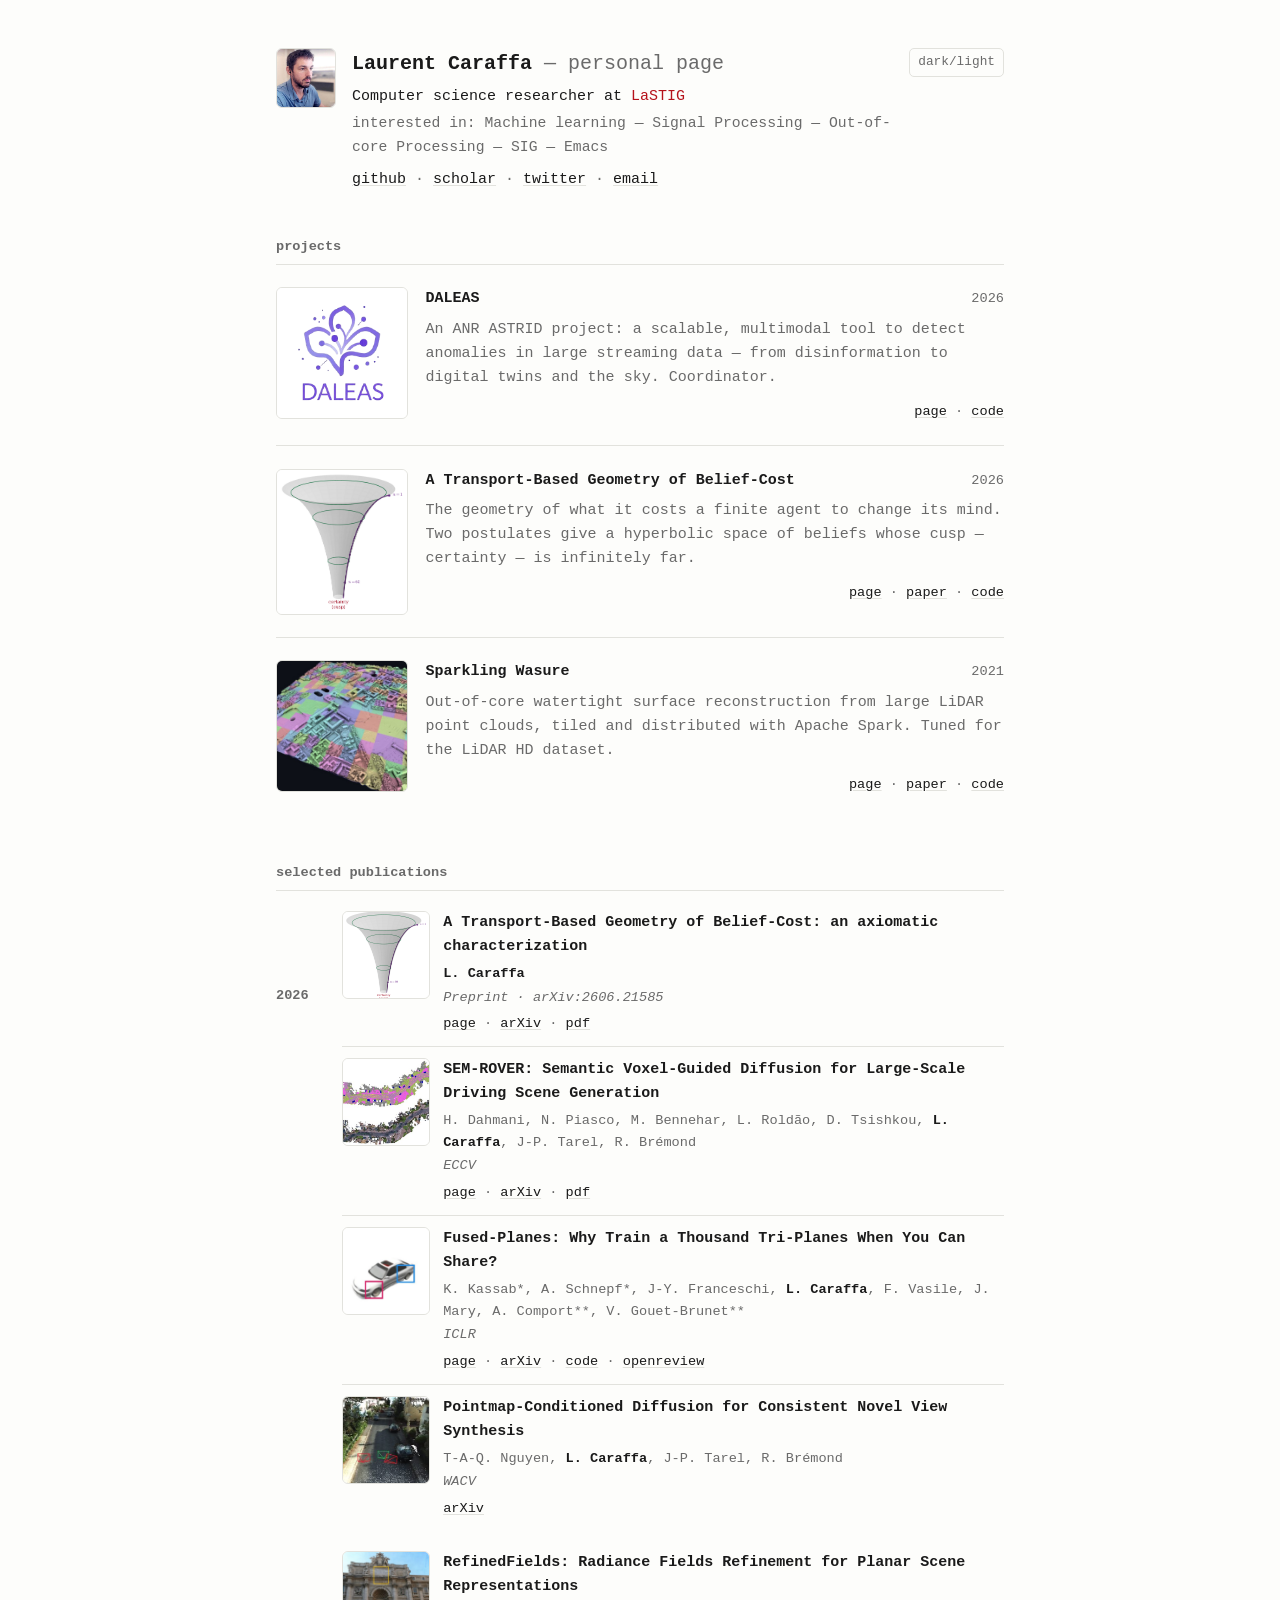
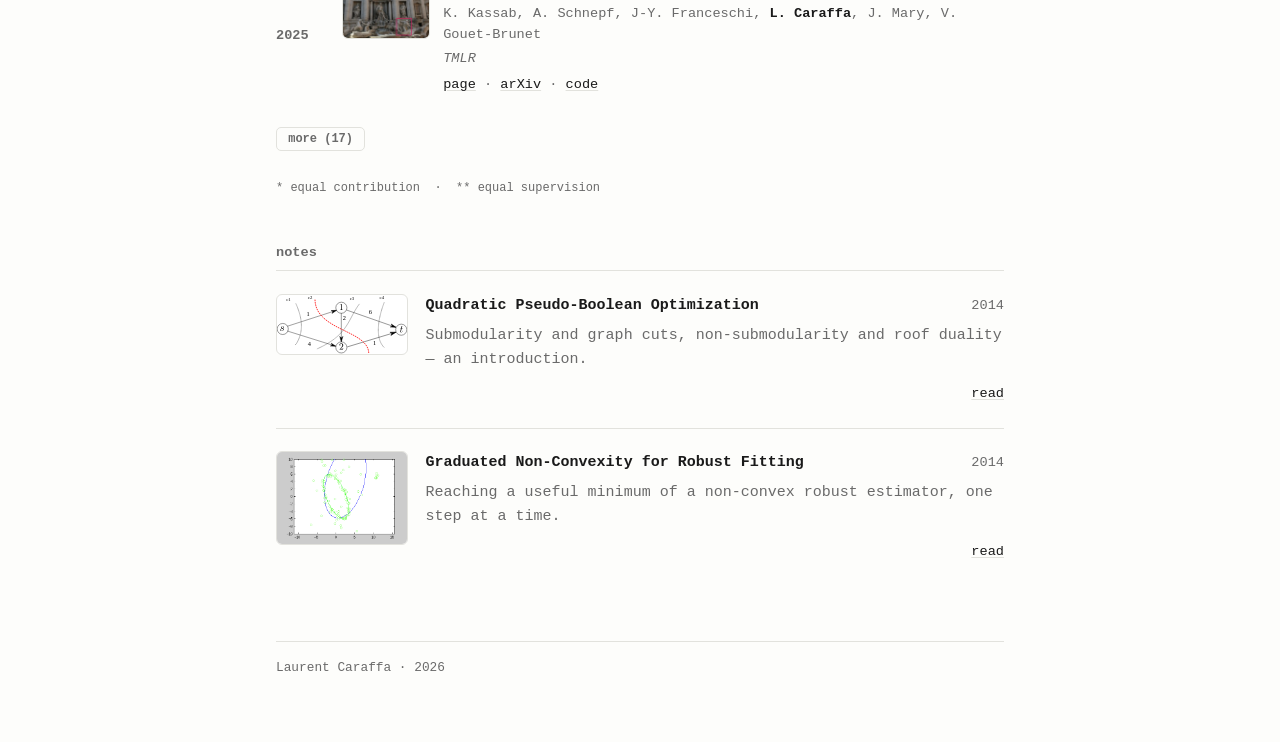
<file: index.html>
<!doctype html>
<html lang="en" data-theme="auto">
<head>
  <meta charset="utf-8">
  <meta name="viewport" content="width=device-width, initial-scale=1">
  <title>Laurent Caraffa</title>
  <meta name="description" content="Laurent Caraffa — projects.">
  <meta name="theme-color" content="#11131a">
  <link rel="icon" href="assets/favicon.svg">
  <link rel="stylesheet" href="style.css">
</head>
<body>
  <main>
    <header>
      <img class="avatar" src="assets/avatar.jpg" alt="Laurent Caraffa" width="60" height="60">
      <div class="id">
        <h1>Laurent Caraffa <span class="sub">— personal page</span></h1>
        <p class="role">Computer science researcher at <a href="https://www.umr-lastig.fr/">LaSTIG</a></p>
        <p class="interests">interested in: Machine learning — Signal Processing — Out-of-core Processing — SIG — Emacs</p>
        <nav class="links">
          <a href="https://github.com/lcaraffa">github</a> ·
          <a href="https://scholar.google.com/scholar?q=Laurent+Caraffa">scholar</a> ·
          <a href="https://x.com/LCaraffa">twitter</a> ·
          <a id="email-link" href="#">email</a>
        </nav>
      </div>
      <button id="theme-toggle" class="theme-toggle" aria-label="toggle theme">dark/light</button>
    </header>

    <section>
      <h2 class="section-label">projects</h2>
      <ul id="project-list" class="projects"><!-- rempli par projects.js --></ul>
    </section>

    <section>
      <h2 class="section-label">selected publications</h2>
      <div id="publication-list"><!-- rempli par publications.js --></div>
    </section>

    <section id="notes">
      <h2 class="section-label">notes</h2>
      <ul id="note-list" class="projects"><!-- rempli par notes.js --></ul>
    </section>

    <footer>
      <p>Laurent Caraffa · <span id="year"></span></p>
    </footer>
  </main>

  <script src="projects.js"></script>
  <script src="notes.js"></script>
  <script src="publications.js"></script>
  <script src="theme.js"></script>
  <script>
    // obfuscate email to deter spam harvesters
    (function () {
      var u = 'laurent.caraffa', d = 'ign.fr';
      var a = document.getElementById('email-link');
      a.href = 'mailto:' + u + '@' + d;
    })();
  </script>
</body>
</html>
</file>
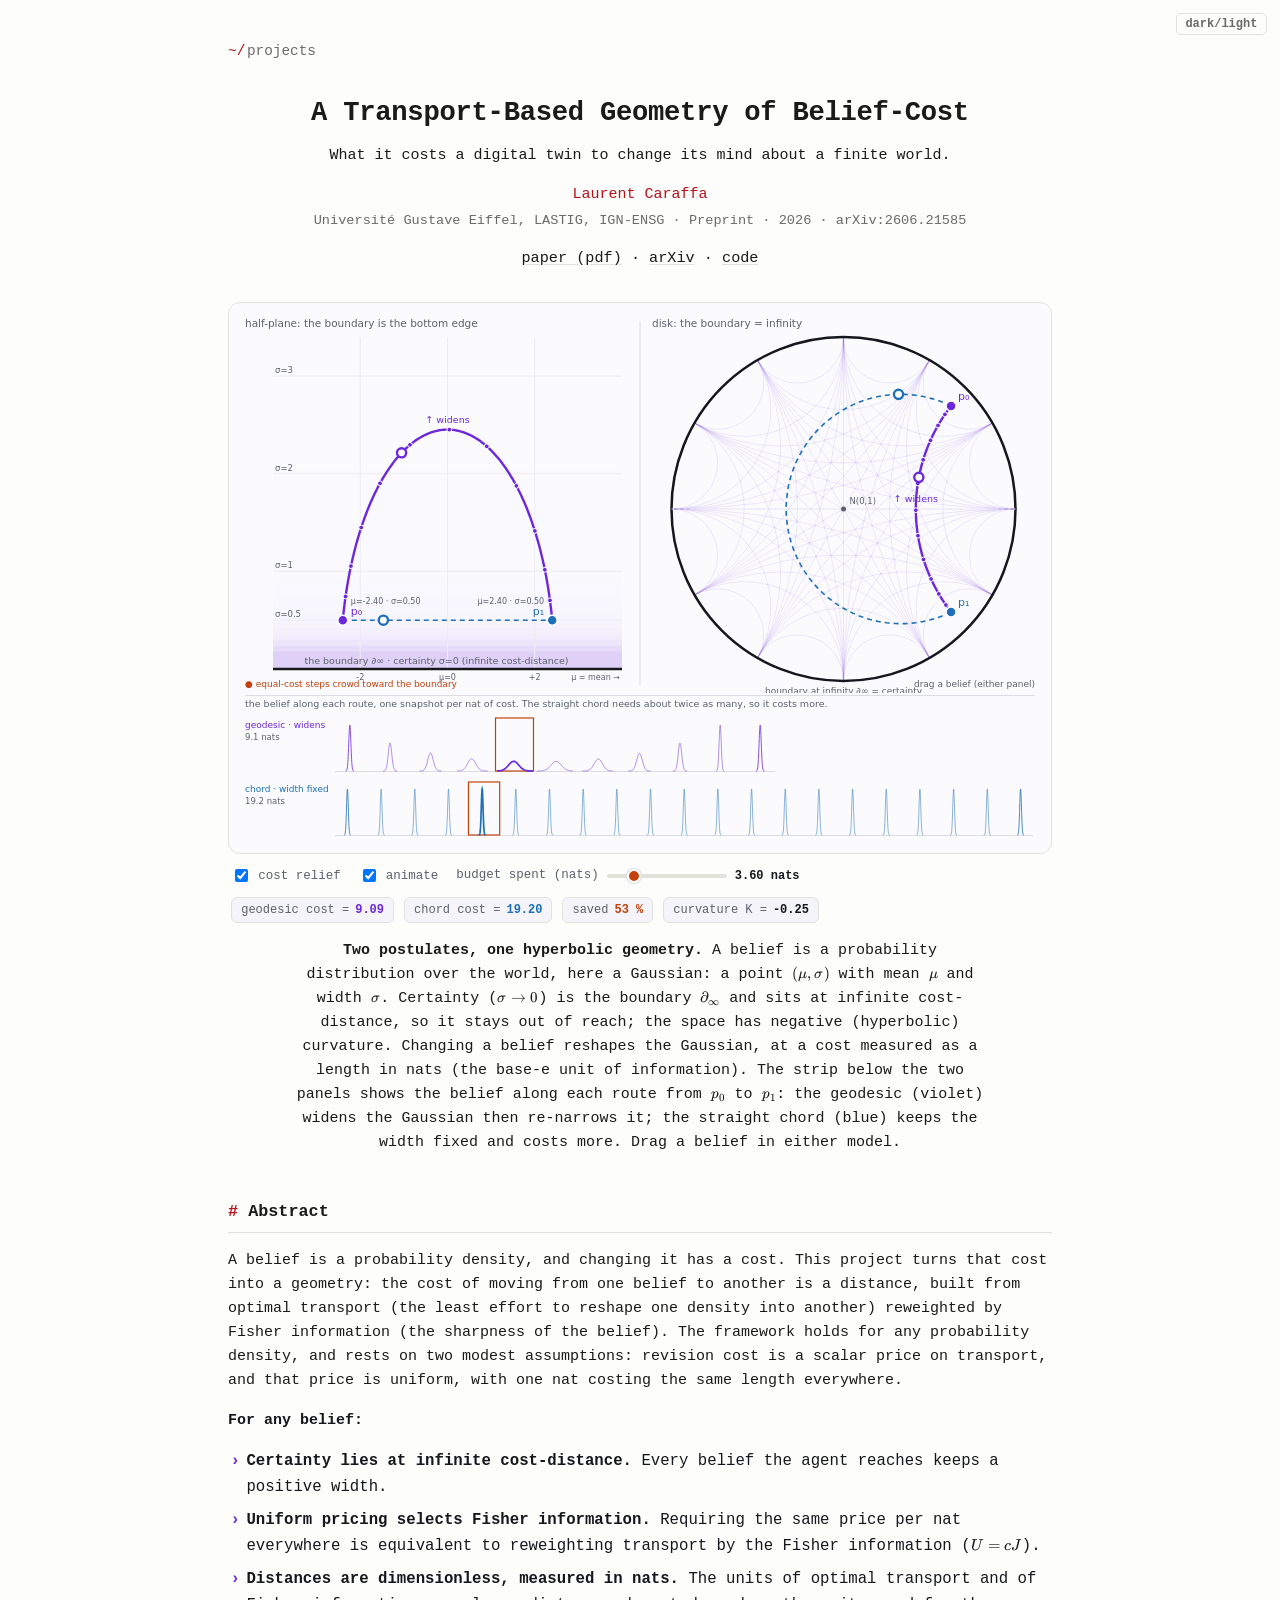
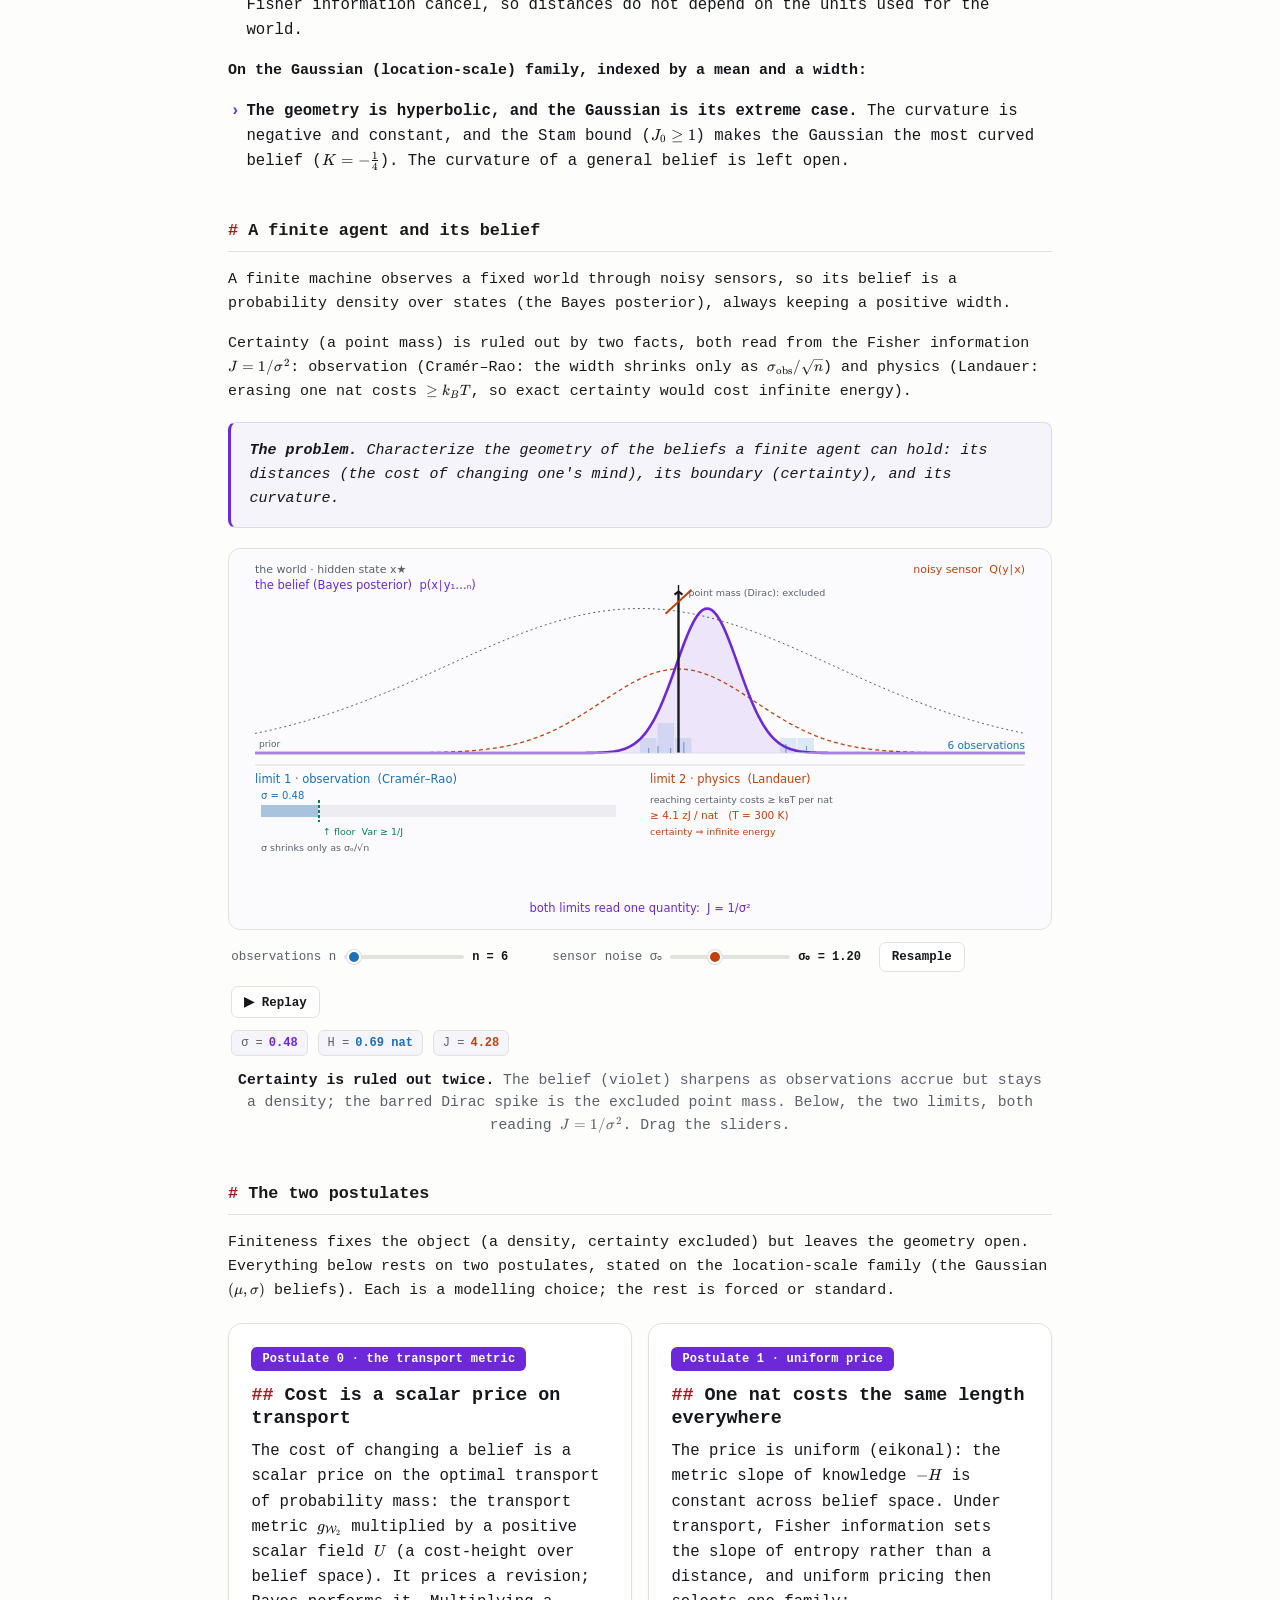
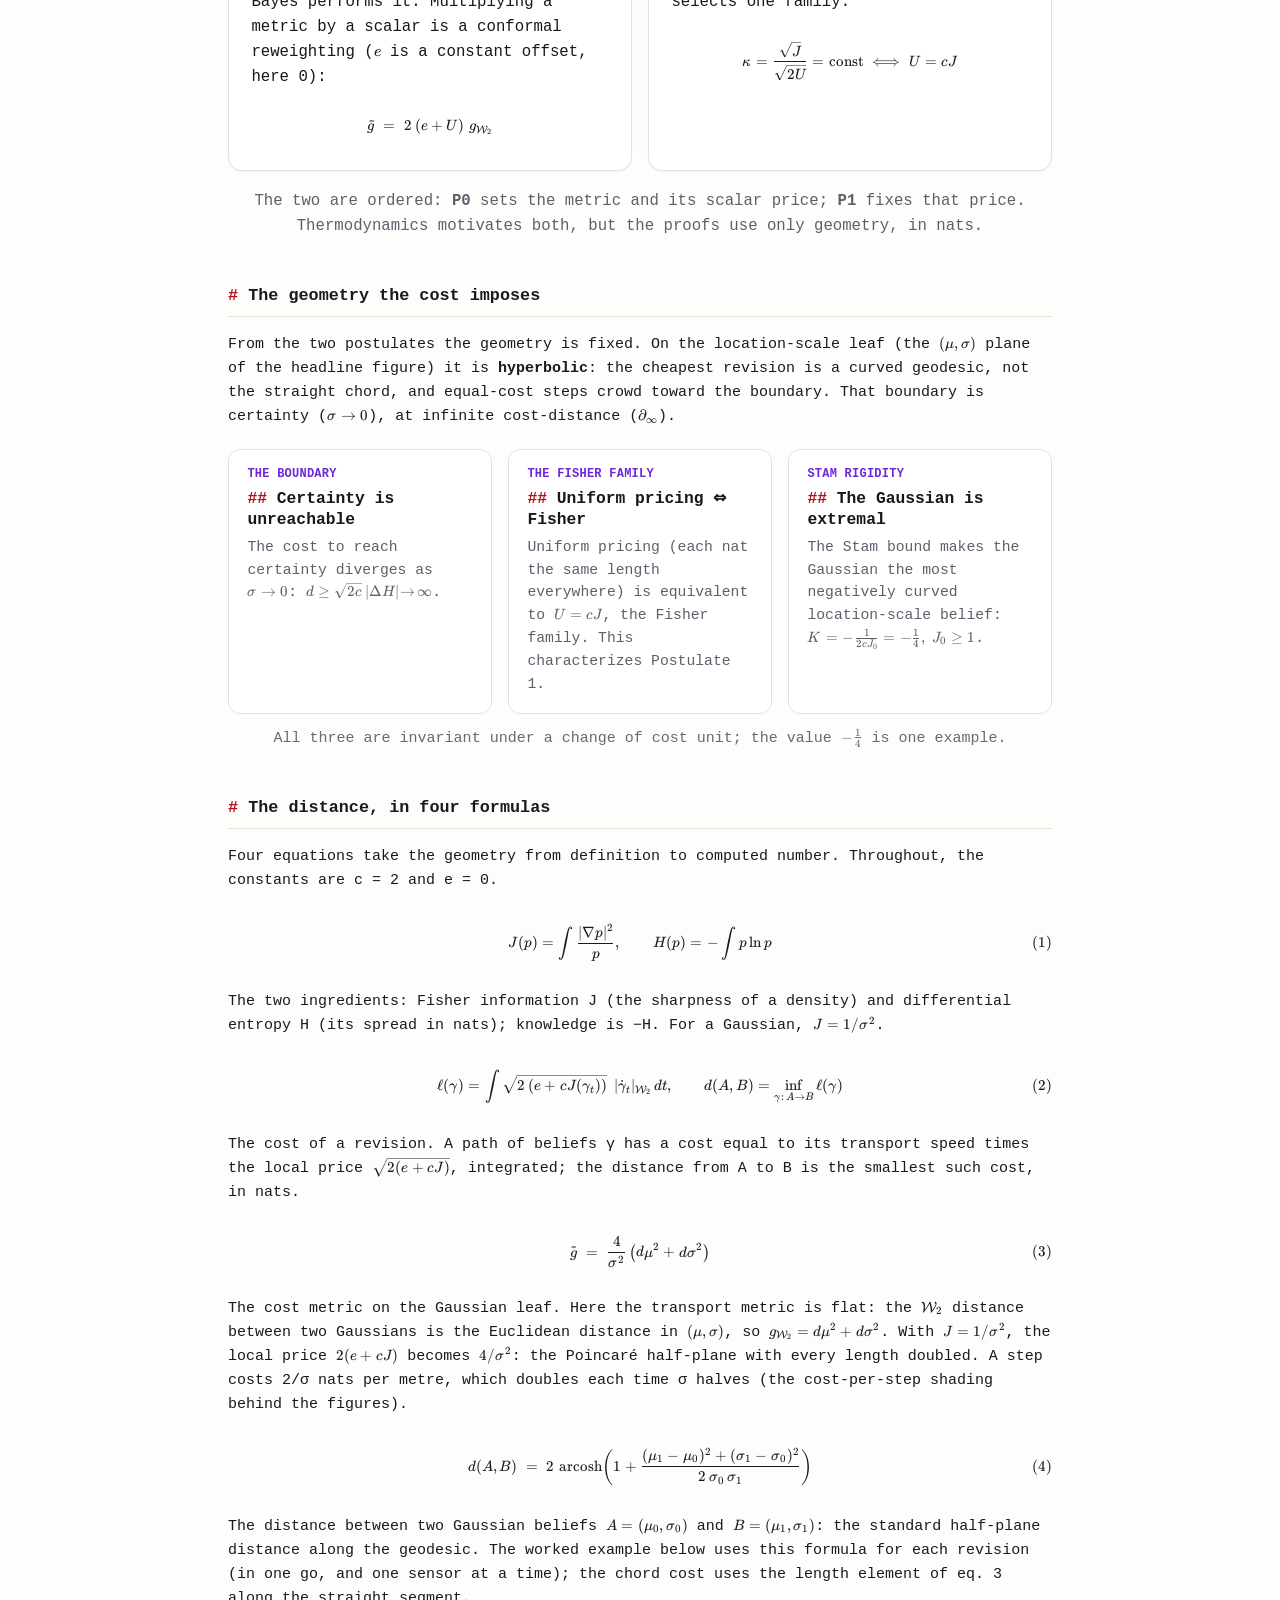
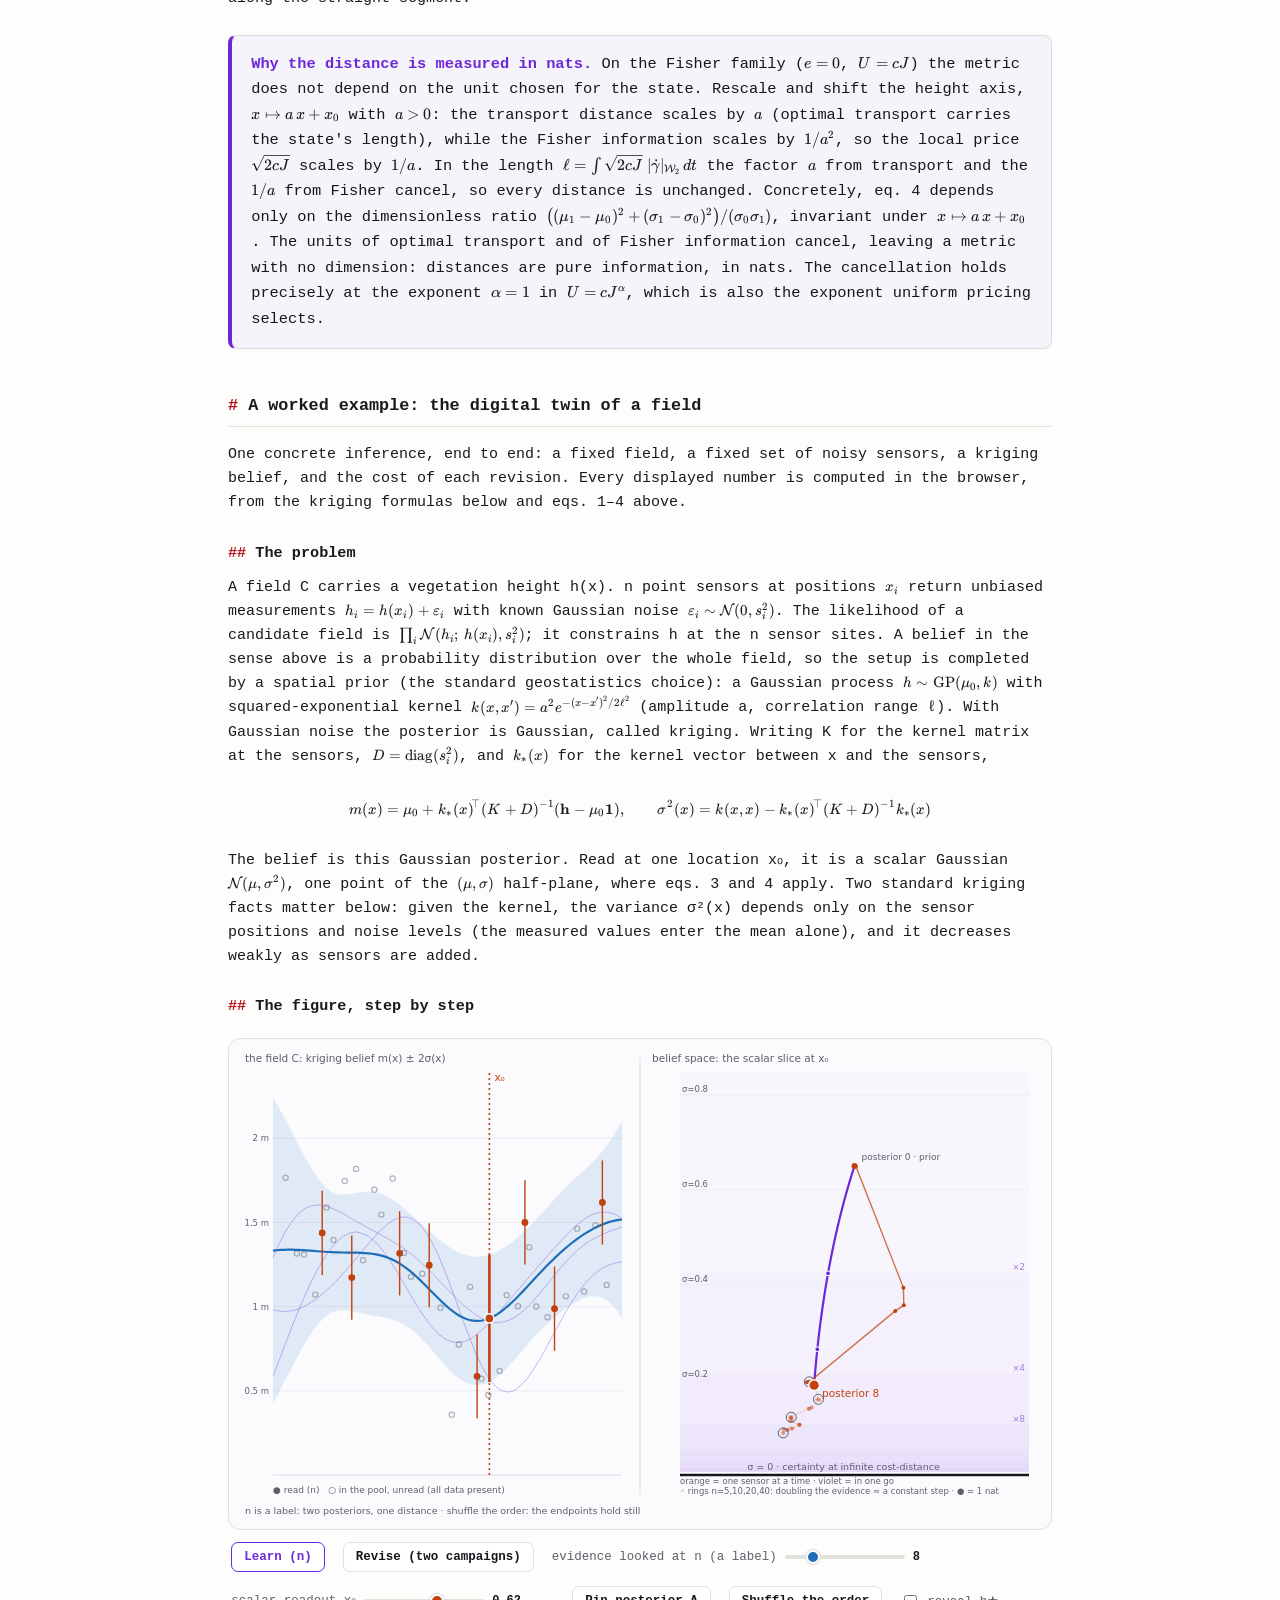
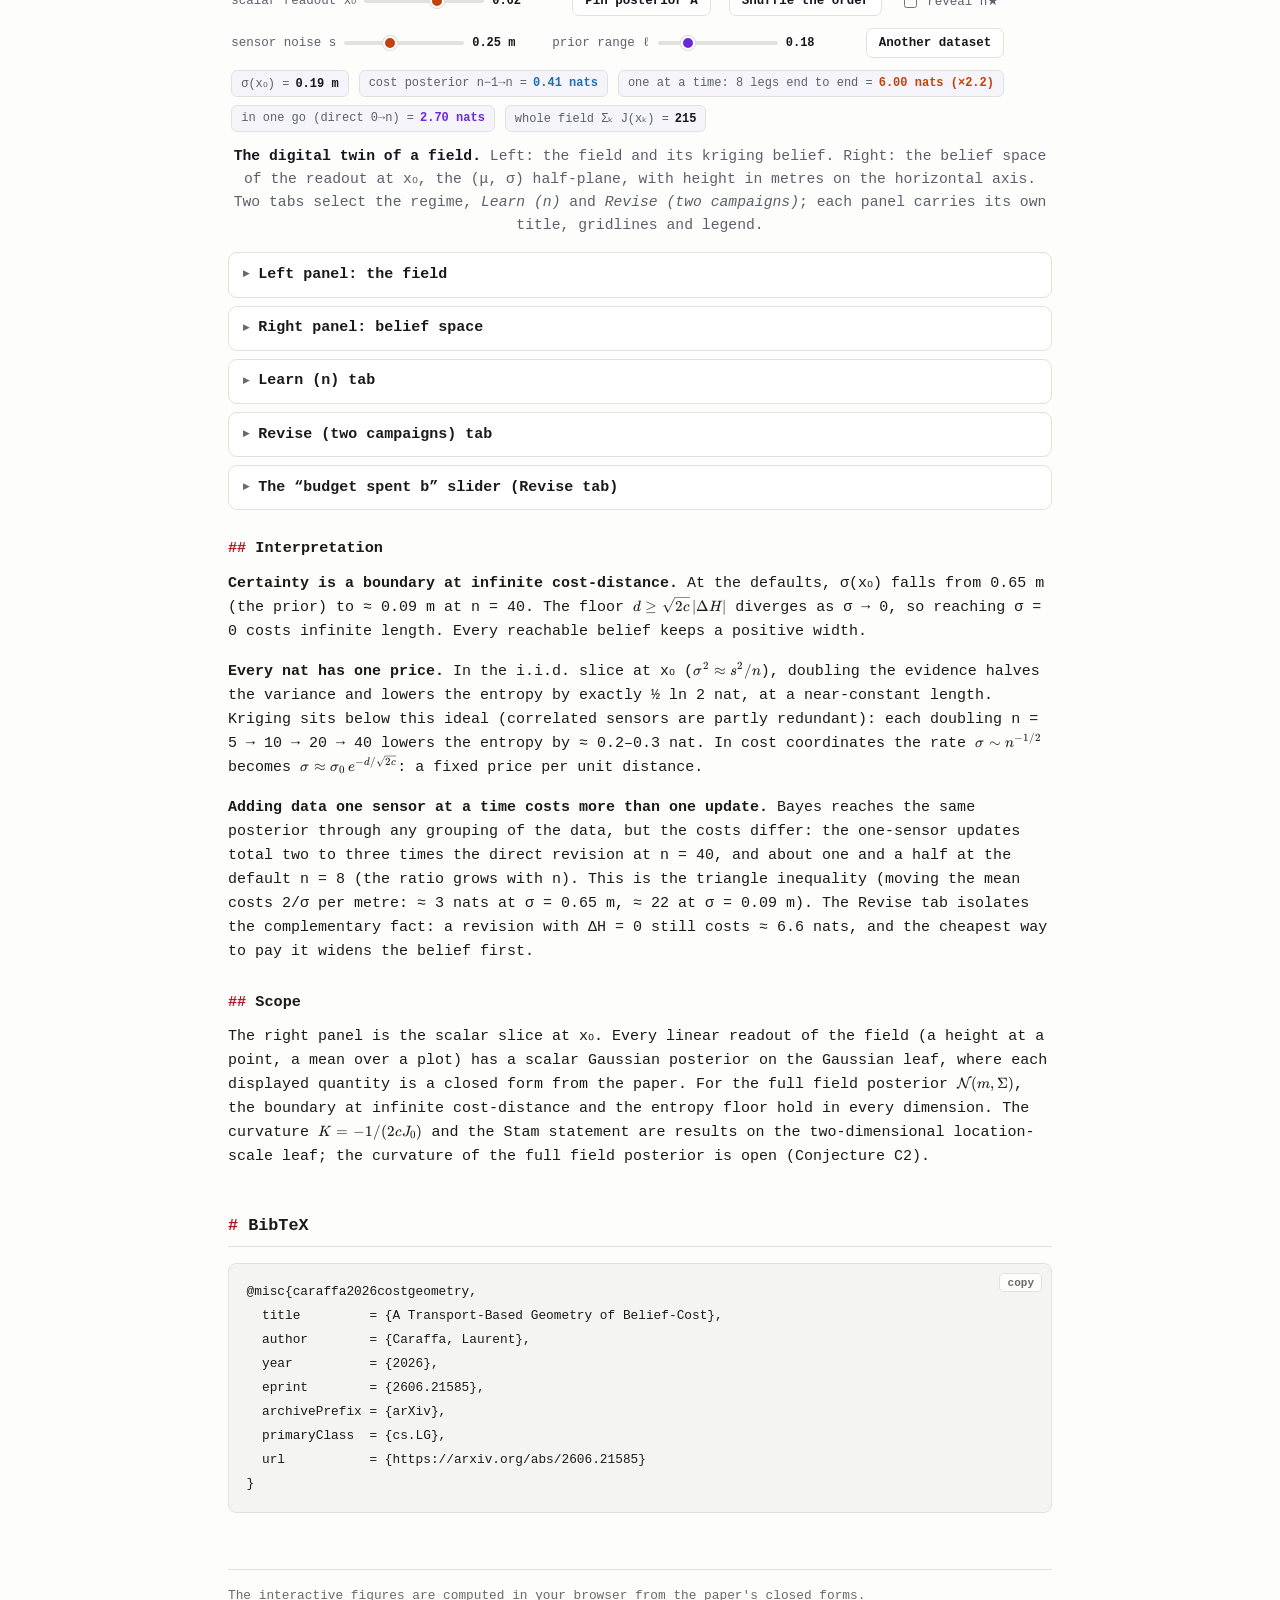
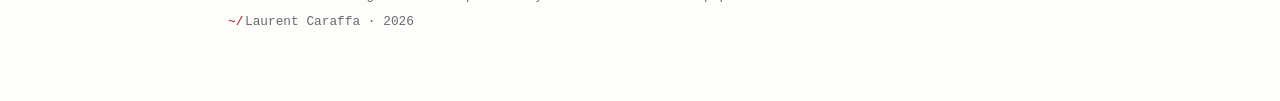
<file: belief-cost-geometry/index.html>
<!DOCTYPE html>
<html lang="en" data-theme="auto">
<head>
  <meta charset="utf-8">
  <meta name="viewport" content="width=device-width, initial-scale=1">

  <meta name="title" content="A Transport-Based Geometry of Belief-Cost · Laurent Caraffa">
  <meta name="description" content="A finite agent observes the world through noisy sensors, so its belief is a probability density, not a point. From two postulates (cost is a price on transport; the price is uniform), a hyperbolic geometry of belief follows, with certainty at infinite cost-distance.">
  <meta name="keywords" content="belief-cost geometry, optimal transport, Wasserstein, Fisher information, Bayesian inference, information geometry, entropy, thermodynamics of computation, Stam inequality">
  <meta name="author" content="Laurent Caraffa">

  <meta property="og:type" content="article">
  <meta property="og:title" content="A Transport-Based Geometry of Belief-Cost">
  <meta property="og:description" content="Two postulates, one hyperbolic geometry of belief. Interactive research-project page.">

  <meta name="citation_title" content="A Transport-Based Geometry of Belief-Cost: an axiomatic characterization">
  <meta name="citation_author" content="Caraffa, Laurent">
  <meta name="citation_publication_date" content="2026">
  <meta name="citation_arxiv_id" content="2606.21585">
  <meta name="citation_pdf_url" content="https://arxiv.org/pdf/2606.21585">
  <meta name="theme-color" content="#11131a">

  <title>A Transport-Based Geometry of Belief-Cost · Laurent Caraffa</title>
  <link rel="icon" href="../assets/favicon.svg">

  <link rel="stylesheet" href="vendor/katex/katex.min.css">
  <link rel="stylesheet" href="style.css">

  <script defer src="vendor/katex/katex.min.js"></script>
  <script type="module" src="js/main.js"></script>
  <script defer src="theme.js"></script>
</head>
<body>
  <button id="theme-toggle" class="theme-toggle" aria-label="toggle theme">dark/light</button>

  <main>
    <noscript>
      <p style="padding:.75rem 1rem;border:1px solid currentColor;border-radius:.4rem;margin:0 0 1.2rem">
        This page renders its equations (KaTeX) and its interactive figures with JavaScript. With
        JavaScript disabled, the formulas and the three figures will not appear; see the linked
        paper (pdf) for the full derivations.</p>
    </noscript>
    <p class="back"><a href="../"><span class="prompt">~/</span>projects</a></p>

    <header class="page-head">
      <h1>A Transport-Based Geometry of Belief-Cost</h1>
      <p class="tagline">What it costs a digital twin to change its mind about a finite world.</p>
      <p class="authors"><a href="https://www.umr-lastig.fr/laurent-caraffa/">Laurent Caraffa</a></p>
      <p class="venue">Université Gustave Eiffel, LASTIG, IGN-ENSG · Preprint · 2026 · arXiv:2606.21585</p>
      <p class="links">
        <a href="https://arxiv.org/pdf/2606.21585">paper (pdf)</a> ·
        <a href="https://arxiv.org/abs/2606.21585">arXiv</a> ·
        <a href="https://github.com/lcaraffa/belief-cost-geometry">code</a>
      </p>
    </header>

    <!-- the geometry (headline figure) -->
    <section id="geometry" class="teaser">
      <div class="fig"><div data-fig="geometry" role="img" aria-label="Interactive figure: the hyperbolic geometry of belief, shown as a Poincaré disk and a (mu, sigma) half-plane. Certainty lies on the infinitely distant boundary; the cheapest revision is a curved geodesic. A strip below shows the belief (a Gaussian) reshaping along each route: on the geodesic it widens then re-narrows; on the chord it only slides. Drag a belief in either model."></div></div>
      <p class="fig-lead">
        <b>Two postulates, one hyperbolic geometry.</b> A belief is a probability distribution over the
        world, here a Gaussian: a point <span data-tex="(\mu,\sigma)"></span> with mean
        <span data-tex="\mu"></span> and width <span data-tex="\sigma"></span>. Certainty
        (<span data-tex="\sigma\to0"></span>) is the boundary <span data-tex="\partial_\infty"></span> and
        sits at infinite cost-distance, so it stays out of reach; the space has negative (hyperbolic)
        curvature. Changing a belief reshapes the Gaussian, at a cost measured as a length in nats (the
        base-e unit of information). The
        strip below the two panels shows the belief along each route from <span data-tex="p_0"></span> to
        <span data-tex="p_1"></span>: the geodesic (violet) widens the Gaussian then re-narrows it; the
        straight chord (blue) keeps the width fixed and costs more.
        <span style="white-space:nowrap">Drag a belief in either model.</span>
      </p>
    </section>

    <section id="abstract">
      <h2>Abstract</h2>
      <p>A belief is a probability density, and changing it has a cost. This project turns that cost into a
        geometry: the cost of moving from one belief to another is a distance, built from optimal transport
        (the least effort to reshape one density into another) reweighted by Fisher information (the
        sharpness of the belief). The framework holds for any probability density, and rests on two modest
        assumptions: revision cost is a scalar price on transport, and that price is uniform, with one nat
        costing the same length everywhere.</p>
      <p class="abs-group">For any belief:</p>
      <ul class="abstract-list">
        <li><b>Certainty lies at infinite cost-distance.</b> Every belief the agent reaches keeps a
          positive width.</li>
        <li><b>Uniform pricing selects Fisher information.</b> Requiring the same price per nat everywhere
          is equivalent to reweighting transport by the Fisher information
          (<span data-tex="U=cJ"></span>).</li>
        <li><b>Distances are dimensionless, measured in nats.</b> The units of optimal transport and of
          Fisher information cancel, so distances do not depend on the units used for the world.</li>
      </ul>
      <p class="abs-group">On the Gaussian (location-scale) family, indexed by a mean and a width:</p>
      <ul class="abstract-list">
        <li><b>The geometry is hyperbolic, and the Gaussian is its extreme case.</b> The curvature is
          negative and constant, and the Stam bound (<span data-tex="J_0\ge1"></span>) makes the Gaussian
          the most curved belief (<span data-tex="K=-\tfrac14"></span>). The curvature of a general belief
          is left open.</li>
      </ul>
    </section>

    <section id="problem">
      <h2>A finite agent and its belief</h2>
      <p>A finite machine observes a fixed world through noisy sensors, so its belief is a probability
        density over states (the Bayes posterior), always keeping a positive width.</p>
      <p>Certainty (a point mass) is ruled out by two facts, both read from the Fisher information
        <span data-tex="J=1/\sigma^2"></span>: observation (Cramér–Rao: the width shrinks only as
        <span data-tex="\sigma_{\mathrm{obs}}/\sqrt n"></span>) and physics (Landauer: erasing one nat
        costs <span data-tex="\ge k_BT"></span>, so exact certainty would cost infinite energy).</p>
      <div class="problembox">
        <strong>The problem.</strong> Characterize the geometry of the beliefs a finite agent can hold:
        its distances (the cost of changing one's mind), its boundary (certainty), and its curvature.
      </div>
      <div class="fig"><div data-fig="twin" role="img" aria-label="Interactive figure: as observations accrue the belief (a Gaussian) sharpens but keeps a positive width; the excluded point mass (a Dirac spike) is barred. Below, the two limits on certainty, both reading the Fisher information J = 1/sigma squared."></div></div>
      <p class="caption"><b>Certainty is ruled out twice.</b> The belief (violet) sharpens as observations
        accrue but stays a density; the barred Dirac spike is the excluded point mass. Below, the two
        limits, both reading <span data-tex="J=1/\sigma^2"></span>. Drag the sliders.</p>
    </section>

    <section>
      <h2>The two postulates</h2>
      <p>Finiteness fixes the object (a density, certainty excluded) but leaves the geometry open.
        Everything below rests on two postulates, stated on the location-scale family (the Gaussian
        <span data-tex="(\mu,\sigma)"></span> beliefs). Each is a modelling choice; the rest is forced or
        standard.</p>
      <div class="cards">
        <div class="post">
          <span class="tag">Postulate 0 · the transport metric</span>
          <h3>Cost is a scalar price on transport</h3>
          <p>The cost of changing a belief is a scalar price on the optimal transport of probability mass:
            the transport metric <span data-tex="g_{\mathcal W_2}"></span> multiplied by a positive scalar
            field <span data-tex="U"></span> (a cost-height over belief space). It prices a revision; Bayes
            performs it. Multiplying a metric by a scalar is a conformal reweighting
            (<span data-tex="e"></span> is a constant offset, here 0):</p>
          <div class="formula-center" data-tex="\tilde g \;=\; 2\,(e+U)\,\,g_{\mathcal W_2}" data-display="1"></div>
        </div>
        <div class="post">
          <span class="tag">Postulate 1 · uniform price</span>
          <h3>One nat costs the same length everywhere</h3>
          <p>The price is uniform (eikonal): the metric slope of knowledge <span data-tex="-H"></span> is
            constant across belief space. Under transport, Fisher information sets the slope of entropy
            rather than a distance, and uniform pricing then selects one family:</p>
          <div class="formula-center" data-tex="\kappa=\frac{\sqrt J}{\sqrt{2U}}=\text{const}\;\Longleftrightarrow\; U=cJ" data-display="1"></div>
        </div>
      </div>
      <p class="ladder">The two are ordered: <strong>P0</strong> sets the metric and its scalar price;
        <strong>P1</strong> fixes that price. Thermodynamics motivates both, but the proofs use only
        geometry, in nats.</p>
    </section>

    <section>
      <h2>The geometry the cost imposes</h2>
      <p>From the two postulates the geometry is fixed. On the location-scale leaf (the
        <span data-tex="(\mu,\sigma)"></span> plane of the headline figure) it is
        <strong>hyperbolic</strong>: the cheapest revision is a curved geodesic, not the straight chord,
        and equal-cost steps crowd toward the boundary. That boundary is certainty
        (<span data-tex="\sigma\to0"></span>), at infinite cost-distance
        (<span data-tex="\partial_\infty"></span>).</p>
      <div class="cards-3">
        <div class="res">
          <div class="rk">The boundary</div>
          <h3>Certainty is unreachable</h3>
          <p>The cost to reach certainty diverges as <span data-tex="\sigma\to0"></span>:
            <span data-tex="d\ge\sqrt{2c}\,|\Delta H|\!\to\!\infty"></span>.</p>
        </div>
        <div class="res">
          <div class="rk">The Fisher family</div>
          <h3>Uniform pricing ⇔ Fisher</h3>
          <p>Uniform pricing (each nat the same length everywhere) is equivalent to
            <span data-tex="U=cJ"></span>, the Fisher family. This characterizes Postulate 1.</p>
        </div>
        <div class="res">
          <div class="rk">Stam rigidity</div>
          <h3>The Gaussian is extremal</h3>
          <p>The Stam bound makes the Gaussian the most negatively curved location-scale belief:
            <span data-tex="K=-\tfrac{1}{2cJ_0}=-\tfrac14,\; J_0\ge1"></span>.</p>
        </div>
      </div>
      <p class="closing">All three are invariant under a change of cost unit; the value
        <span data-tex="-\tfrac14"></span> is one example.</p>
    </section>

    <!-- ===== the distance, in four formulas ===== -->
    <section id="formulas">
      <h2>The distance, in four formulas</h2>
      <p>Four equations take the geometry from definition to computed number. Throughout, the constants
        are c = 2 and e = 0.</p>
      <div class="formula-center" data-tex="J(p) = \int \frac{|\nabla p|^2}{p}, \qquad H(p) = -\int p \ln p \tag{1}" data-display="1"></div>
      <p>The two ingredients: Fisher information J (the sharpness of a density) and differential entropy H
        (its spread in nats); knowledge is −H. For a Gaussian, <span data-tex="J = 1/\sigma^2"></span>.</p>
      <div class="formula-center" data-tex="\ell(\gamma) = \int \sqrt{2\,(e + cJ(\gamma_t))}\;\,|\dot\gamma_t|_{\mathcal W_2}\,dt, \qquad d(A,B) = \inf_{\gamma:\,A\to B} \ell(\gamma) \tag{2}" data-display="1"></div>
      <p>The cost of a revision. A path of beliefs γ has a cost equal to its transport speed times the
        local price <span data-tex="\sqrt{2(e+cJ)}"></span>, integrated; the distance from A to B is the
        smallest such cost, in nats.</p>
      <div class="formula-center" data-tex="\tilde g \;=\; \frac{4}{\sigma^2}\,\bigl(d\mu^2 + d\sigma^2\bigr) \tag{3}" data-display="1"></div>
      <p>The cost metric on the Gaussian leaf. Here the transport metric is flat: the
        <span data-tex="\mathcal W_2"></span> distance between two Gaussians is the Euclidean distance in
        <span data-tex="(\mu,\sigma)"></span>, so <span data-tex="g_{\mathcal W_2} = d\mu^2 + d\sigma^2"></span>.
        With <span data-tex="J = 1/\sigma^2"></span>, the local price <span data-tex="2(e+cJ)"></span>
        becomes <span data-tex="4/\sigma^2"></span>: the Poincaré half-plane with every length doubled. A
        step costs 2/σ nats per metre, which doubles each time σ halves (the cost-per-step shading behind
        the figures).</p>
      <div class="formula-center" data-tex="d(A,B) \;=\; 2\,\operatorname{arcosh}\!\left(1 + \frac{(\mu_1-\mu_0)^2 + (\sigma_1-\sigma_0)^2}{2\,\sigma_0\,\sigma_1}\right) \tag{4}" data-display="1"></div>
      <p>The distance between two Gaussian beliefs <span data-tex="A = (\mu_0, \sigma_0)"></span> and
        <span data-tex="B = (\mu_1, \sigma_1)"></span>: the standard half-plane distance along the geodesic.
        The worked example below uses this formula for each revision (in one go, and one sensor at a time);
        the chord cost uses the length element of eq. 3 along the straight segment.</p>
      <div class="keybox">
        <p><strong>Why the distance is measured in nats.</strong> On the Fisher family
          (<span data-tex="e=0"></span>, <span data-tex="U=cJ"></span>) the metric does not depend on the
          unit chosen for the state. Rescale and shift the height axis,
          <span data-tex="x\mapsto a\,x+x_0"></span> with <span data-tex="a>0"></span>: the transport
          distance scales by <span data-tex="a"></span> (optimal transport carries the state's length),
          while the Fisher information scales by <span data-tex="1/a^2"></span>, so the local price
          <span data-tex="\sqrt{2cJ}"></span> scales by <span data-tex="1/a"></span>. In the length
          <span data-tex="\ell=\int \sqrt{2cJ}\;|\dot\gamma|_{\mathcal W_2}\,dt"></span> the factor
          <span data-tex="a"></span> from transport and the <span data-tex="1/a"></span> from Fisher
          cancel, so every distance is unchanged. Concretely, eq. 4 depends only on the dimensionless
          ratio
          <span data-tex="\bigl((\mu_1-\mu_0)^2+(\sigma_1-\sigma_0)^2\bigr)/(\sigma_0\sigma_1)"></span>,
          invariant under <span data-tex="x\mapsto a\,x+x_0"></span>. The units of optimal transport and
          of Fisher information cancel, leaving a metric with no dimension: distances are pure
          information, in nats. The cancellation holds precisely at the exponent
          <span data-tex="\alpha=1"></span> in <span data-tex="U=cJ^\alpha"></span>, which is also the
          exponent uniform pricing selects.</p>
      </div>
    </section>

    <!-- ===== A worked example: the digital twin of a field ===== -->
    <section id="digital-twin">
      <h2>A worked example: the digital twin of a field</h2>
      <p>One concrete inference, end to end: a fixed field, a fixed set of noisy sensors, a kriging belief,
        and the cost of each revision. Every displayed number is computed in the browser, from the kriging
        formulas below and eqs. 1–4 above.</p>

      <h3>The problem</h3>
      <p>A field C carries a vegetation height h(x). n point sensors at positions
        <span data-tex="x_i"></span> return unbiased measurements
        <span data-tex="h_i = h(x_i)+\varepsilon_i"></span> with known Gaussian noise
        <span data-tex="\varepsilon_i \sim \mathcal N(0, s_i^2)"></span>. The likelihood of a candidate
        field is <span data-tex="\textstyle\prod_i \mathcal N(h_i;\,h(x_i), s_i^2)"></span>; it constrains h at
        the n sensor sites. A belief in the sense above is a probability distribution over the whole field,
        so the setup is completed by a spatial prior (the standard geostatistics choice): a Gaussian
        process <span data-tex="h \sim \mathrm{GP}(\mu_0, k)"></span> with squared-exponential kernel
        <span data-tex="k(x,x') = a^2 e^{-(x-x')^2/2\ell^2}"></span> (amplitude a, correlation range ℓ).
        With Gaussian noise the posterior is Gaussian, called kriging. Writing K for the kernel matrix at
        the sensors, <span data-tex="D=\mathrm{diag}(s_i^2)"></span>, and <span data-tex="k_*(x)"></span>
        for the kernel vector between x and the sensors,</p>
      <div class="formula-center" data-tex="m(x) = \mu_0 + k_*(x)^{\!\top}(K+D)^{-1}(\mathbf h-\mu_0\mathbf 1),
        \qquad \sigma^2(x) = k(x,x) - k_*(x)^{\!\top}(K+D)^{-1}k_*(x)" data-display="1"></div>
      <p>The belief is this Gaussian posterior. Read at one location x₀, it is a scalar Gaussian
        <span data-tex="\mathcal N(\mu,\sigma^2)"></span>, one point of the
        <span data-tex="(\mu,\sigma)"></span> half-plane, where eqs. 3 and 4 apply. Two standard kriging
        facts matter below: given the kernel, the variance σ²(x) depends only on the sensor positions and
        noise levels (the measured values enter the mean alone), and it decreases weakly as sensors are
        added.</p>

      <h3>The figure, step by step</h3>
      <div class="fig"><div data-fig="dt" role="img" aria-label="Interactive figure: the digital twin of a field. Left, a field with its kriging belief and sensors; right, the belief about the height at a chosen location x0 as a point in the (mu, sigma) half-plane, with two routes (a curved geodesic and a straight chord) whose length is the revision cost in nats."></div></div>
      <p class="caption"><b>The digital twin of a field.</b> Left: the field and its kriging belief.
        Right: the belief space of the readout at x₀, the (μ, σ) half-plane, with height in metres on the
        horizontal axis. Two tabs select the regime, <em>Learn (n)</em> and
        <em>Revise (two campaigns)</em>; each panel carries its own title, gridlines and legend.</p>
      <div class="legend-list">
        <details class="legend">
          <summary>Left panel: the field</summary>
          <p>The blue curve is the kriging mean m(x); the blue band is m(x) ± 2σ(x). The dotted vertical
          line is the readout location x₀ (drag it, or use the x₀ slider); the orange bar there spans
          μ ± 2σ. In the Learn tab, thin violet curves are three sample fields drawn from the posterior.
          Filled orange dots are the sensors read; hollow dots are the unread pool (40 in all; the
          n slider selects a subset). The s and ℓ sliders set the sensor noise and the prior range;
          “Another dataset” redraws the noise. The toggle shows h★, the true field.</p>
        </details>
        <details class="legend">
          <summary>Right panel: belief space</summary>
          <p>Each point is a scalar belief <span data-tex="\mathcal N(\mu,\sigma^2)"></span> about the
          height at x₀. The bold line σ = 0 is certainty, at infinite cost-distance. The violet shading is
          the cost map: each band down doubles the price per step (×2, ×4, ×8), and every band has the same
          cost thickness, 2 ln 2 nats. The local price of moving the mean is
          <span data-tex="\sqrt{2cJ} = 2/\sigma"></span> per metre. Markers show one nat of cost each along
          both routes (one per two nats on routes past 20).</p>
        </details>
        <details class="legend">
          <summary>Learn (n) tab</summary>
          <p>The posteriors after k = 0, 1, …, 40 sensors (posterior 0 is the prior) are joined by the
          orange polyline, solid up to the current n and faint beyond. The violet arc is the geodesic from
          posterior 0 (or the pinned A) to posterior n. The readouts give σ(x₀), the last step's cost, the
          step-by-step total with its ratio, the direct revision, and the whole-field information
          Σₖ J(xₖ) (the total sharpness summed over field locations, which rises as the belief tightens).
          Rings mark n = 5, 10, 20, 40: each doubling of the evidence costs a step of similar length (in
          the i.i.d. limit, exactly ½ ln 2 nat). “Shuffle the order” permutes the sensors; posterior 0 and
          posterior 40 hold still, since the order is a gauge. “Pin posterior A” sets the arc's start to
          the current posterior, and the readout then shows d(A→B) = d(B→A).</p>
        </details>
        <details class="legend">
          <summary>Revise (two campaigns) tab</summary>
          <p>Two campaigns survey the same field; campaign 2 has a declared calibration offset of +0.45 m.
          Kriging gives both the same width σ (the variance reads the sensor geometry alone), with readings
          0.45 m apart and means ≈ 0.44 m apart at x₀: two confident beliefs that disagree. On the right
          panel the endpoints are A (campaign 2, violet) and B (campaign 1, blue). The solid violet curve
          is the cheapest revision on the Gaussian leaf: it widens (σ rises), traverses, then re-narrows.
          The dashed blue segment is the W₂ chord, the straight route in (μ, σ), which for Gaussians is the
          optimal-transport (McCann) interpolation: the Gaussian slides sideways at fixed width. At the
          defaults the geodesic costs
          <span data-tex="2\operatorname{arcosh}\!\bigl(1 + \tfrac{\Delta\mu^2}{2\sigma^2}\bigr) = 6.61"></span>
          nats and the chord <span data-tex="2\,|\Delta\mu|/\sigma = 10.05"></span> nats
          (Δμ = 0.445 m, σ = 0.0886 m), a saving of 34 %. The entropy floor
          <span data-tex="\sqrt{2c}\,|\Delta H|"></span> is 0.00 here (equal widths), yet the revision
          still costs ≈ 6.6 nats: cost is a length, and entropy change is one part of it.</p>
        </details>
        <details class="legend">
          <summary>The “budget spent b” slider (Revise tab)</summary>
          <p>b is a number of nats, spent equally on both routes; scrub it in either direction. For
          b &gt; 0, a traveler sits on each route at spend b, and the “remaining” readout shows what each
          still owes (0 on arrival): at b = 6.61 the geodesic traveler has arrived while the chord traveler
          owes 3.44 nats. The same slider draws the two intermediate beliefs at x₀ as sideways Gaussians
          (violet widening then re-narrowing, blue staying narrow) and, on wide screens, highlights the
          current snapshot in the strip below: one belief per nat, 8 snapshots for the geodesic against 12
          for the chord. The cheaper route spends its nats widening, and needs fewer.</p>
        </details>
      </div>

      <h3>Interpretation</h3>
      <p><b>Certainty is a boundary at infinite cost-distance.</b> At the defaults, σ(x₀) falls from
        0.65 m (the prior) to ≈ 0.09 m at n = 40. The floor
        <span data-tex="d \ge \sqrt{2c}\,|\Delta H|"></span> diverges as σ → 0, so reaching σ = 0 costs
        infinite length. Every reachable belief keeps a positive width.</p>
      <p><b>Every nat has one price.</b> In the i.i.d. slice at x₀
        (<span data-tex="\sigma^2 \approx s^2/n"></span>), doubling the evidence halves the variance and
        lowers the entropy by exactly ½ ln 2 nat, at a near-constant length. Kriging sits below this ideal
        (correlated sensors are partly redundant): each doubling n = 5 → 10 → 20 → 40 lowers the entropy by
        ≈ 0.2–0.3 nat. In cost coordinates the rate <span data-tex="\sigma \sim n^{-1/2}"></span> becomes
        <span data-tex="\sigma \approx \sigma_0\, e^{-d/\sqrt{2c}}"></span>: a fixed price per unit
        distance.</p>
      <p><b>Adding data one sensor at a time costs more than one update.</b> Bayes reaches the same
        posterior through any grouping of the data, but the costs differ: the one-sensor updates total two
        to three times the direct revision at n = 40, and about one and a half at the default n = 8 (the
        ratio grows with n). This is the triangle inequality (moving the mean costs 2/σ per metre: ≈ 3 nats
        at σ = 0.65 m, ≈ 22 at σ = 0.09 m). The Revise tab isolates the complementary fact: a revision with ΔH = 0 still
        costs ≈ 6.6 nats, and the cheapest way to pay it widens the belief first.</p>

      <h3>Scope</h3>
      <p>The right panel is the scalar slice at x₀. Every linear readout of the field (a height at a point,
        a mean over a plot) has a scalar Gaussian posterior on the Gaussian leaf, where each displayed
        quantity is a closed form from the paper. For the full field posterior
        <span data-tex="\mathcal N(m,\Sigma)"></span>, the boundary at infinite cost-distance and the
        entropy floor hold in every dimension. The curvature <span data-tex="K=-1/(2cJ_0)"></span> and the
        Stam statement are results on the two-dimensional location-scale leaf; the curvature of the full
        field posterior is open (Conjecture C2).</p>
    </section>

    <section>
      <h2>BibTeX</h2>
      <pre class="bibtex"><button class="copy" type="button" aria-label="copy bibtex">copy</button><code>@misc{caraffa2026costgeometry,
  title         = {A Transport-Based Geometry of Belief-Cost},
  author        = {Caraffa, Laurent},
  year          = {2026},
  eprint        = {2606.21585},
  archivePrefix = {arXiv},
  primaryClass  = {cs.LG},
  url           = {https://arxiv.org/abs/2606.21585}
}</code></pre>
    </section>

    <footer>
      <p>The interactive figures are computed in your browser from the paper's closed forms.</p>
      <p><a href="../"><span class="prompt">~/</span>Laurent Caraffa</a> · <span id="year"></span></p>
    </footer>
  </main>

  <script>
    document.getElementById("year").textContent = new Date().getFullYear();
    document.querySelectorAll(".copy").forEach(btn => {
      btn.addEventListener("click", () => {
        const code = btn.parentElement.querySelector("code").textContent;
        navigator.clipboard.writeText(code).then(() => {
          const prev = btn.textContent;
          btn.textContent = "copied";
          setTimeout(() => (btn.textContent = prev), 1200);
        });
      });
    });
  </script>
</body>
</html>
</file>
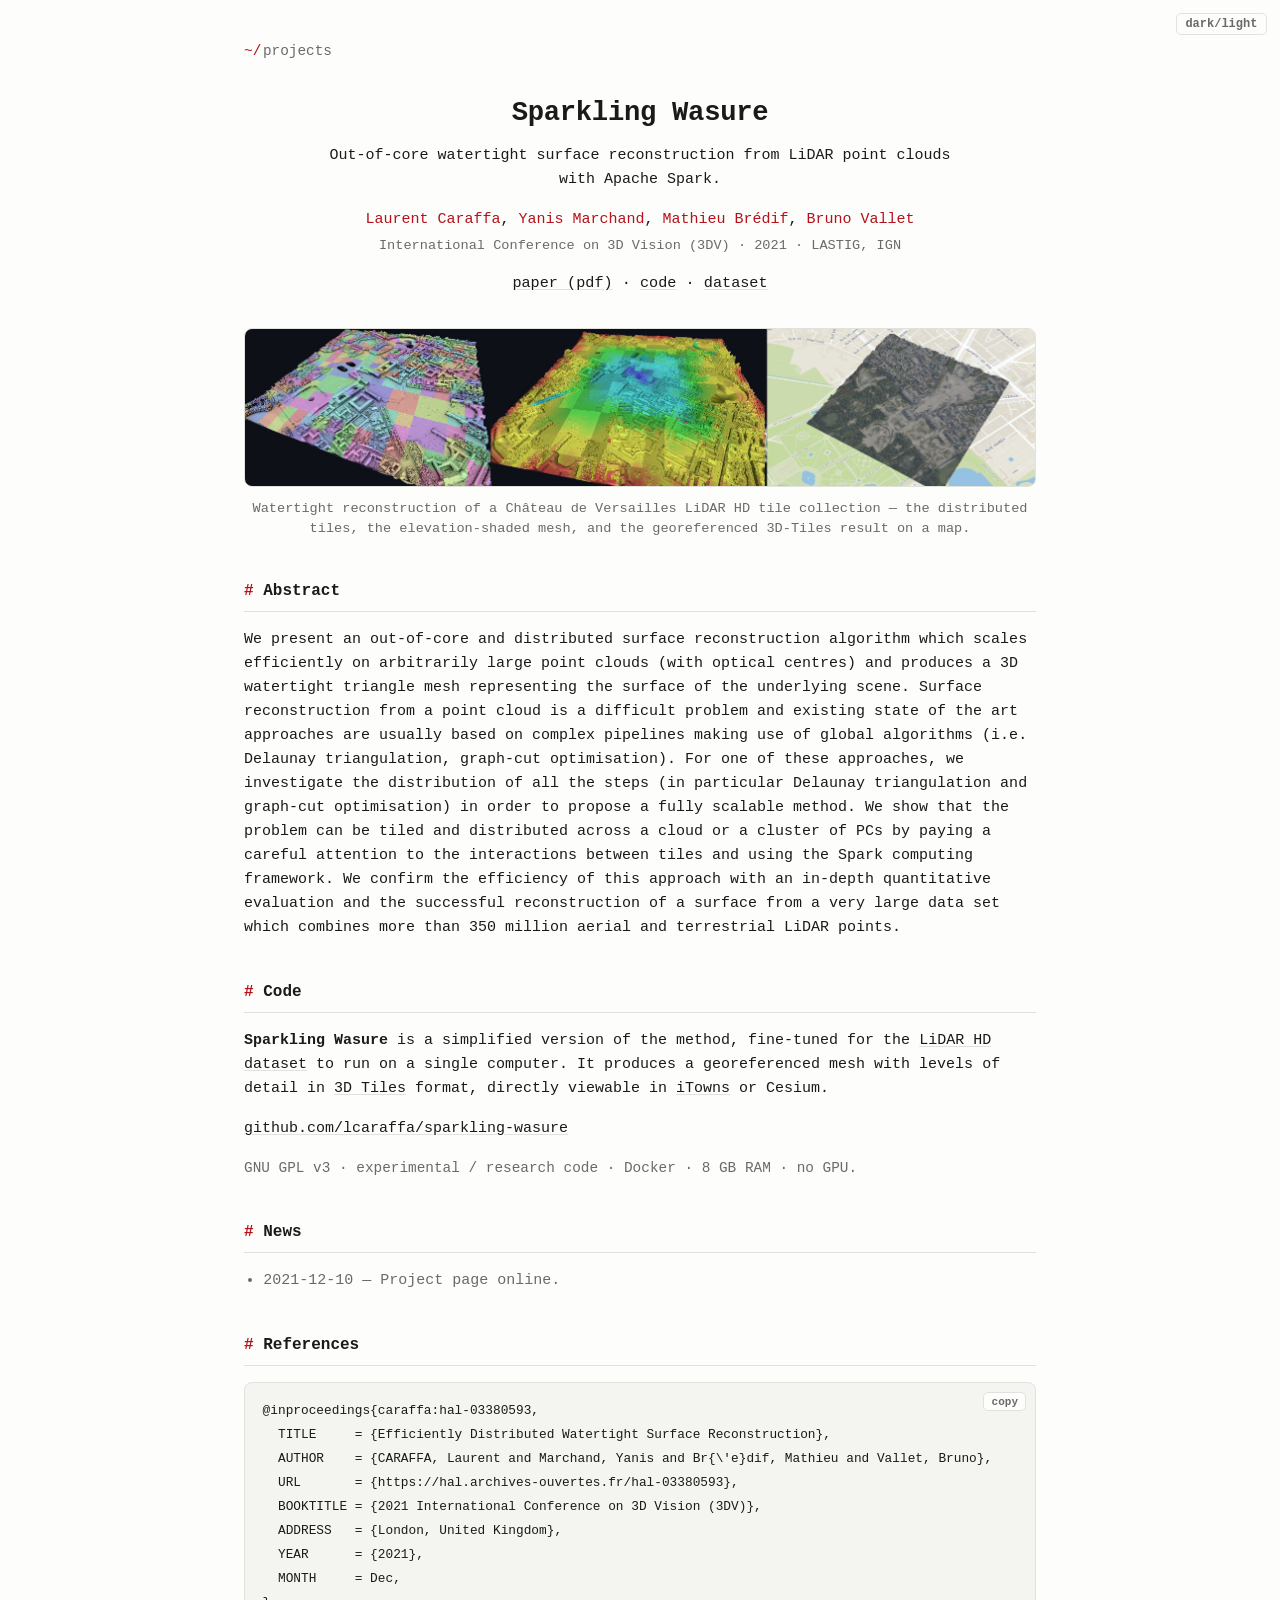
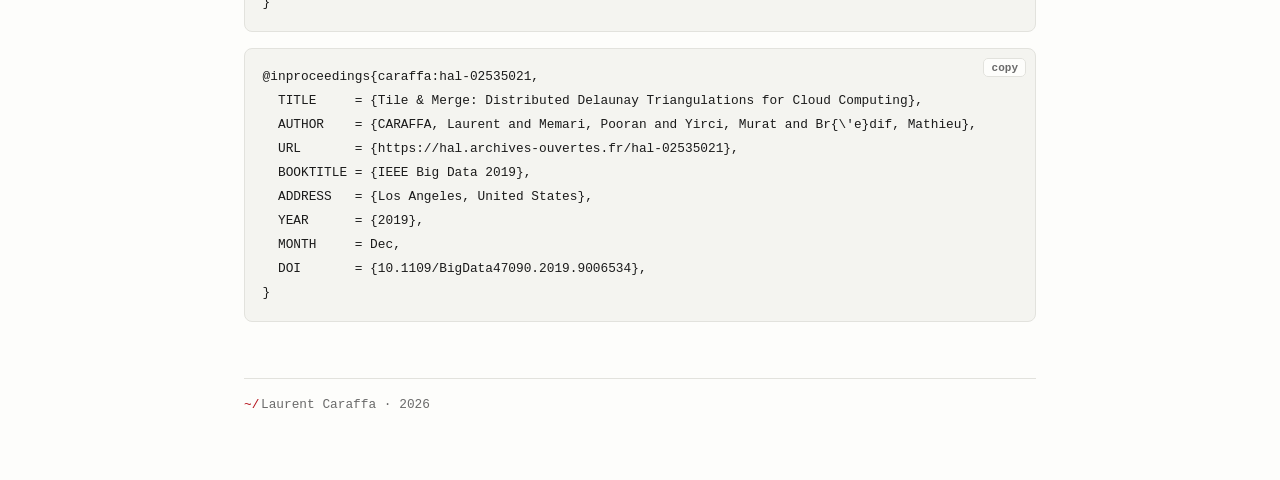
<file: sparkling-wasure/index.html>
<!doctype html>
<html lang="en" data-theme="auto">
<head>
  <meta charset="utf-8">
  <meta name="viewport" content="width=device-width, initial-scale=1">
  <title>Sparkling Wasure — Laurent Caraffa</title>
  <meta name="description" content="Sparkling Wasure — out-of-core watertight surface reconstruction from LiDAR point clouds with Apache Spark.">
  <meta name="theme-color" content="#11131a">
  <link rel="icon" href="../assets/favicon.svg">
  <link rel="stylesheet" href="style.css">
  <script defer src="theme.js"></script>
</head>
<body>
  <button id="theme-toggle" class="theme-toggle" aria-label="toggle theme">dark/light</button>

  <main>
    <p class="back"><a href="../"><span class="prompt">~/</span>projects</a></p>

    <header class="page-head">
      <h1>Sparkling Wasure</h1>
      <p class="tagline">Out-of-core watertight surface reconstruction from LiDAR point clouds with Apache Spark.</p>
      <p class="authors">
        <a href="https://www.umr-lastig.fr/laurent-caraffa/">Laurent Caraffa</a>,
        <a href="https://www.umr-lastig.fr/yanis-marchand/">Yanis Marchand</a>,
        <a href="https://www.umr-lastig.fr/mathieu-bredif/">Mathieu Brédif</a>,
        <a href="https://www.umr-lastig.fr/bruno-vallet/">Bruno Vallet</a>
      </p>
      <p class="venue">International Conference on 3D Vision (3DV) · 2021 · LASTIG, IGN</p>
      <p class="links">
        <a href="https://hal.archives-ouvertes.fr/hal-03380593/file/2021216131.pdf">paper (pdf)</a> ·
        <a href="https://github.com/lcaraffa/sparkling-wasure">code</a> ·
        <a href="https://geoservices.ign.fr/lidarhd">dataset</a>
      </p>
    </header>

    <figure class="hero-fig">
      <img src="assets/header.jpg"
           alt="Watertight reconstruction of a Château de Versailles LiDAR HD tile collection: distributed tiles, an elevation-shaded mesh, and the georeferenced 3D-Tiles result on a map.">
      <figcaption>Watertight reconstruction of a Château de Versailles LiDAR HD tile collection —
        the distributed tiles, the elevation-shaded mesh, and the georeferenced 3D-Tiles result on a map.</figcaption>
    </figure>

    <section>
      <h2>Abstract</h2>
      <p>We present an out-of-core and distributed surface reconstruction algorithm which scales
        efficiently on arbitrarily large point clouds (with optical centres) and produces a 3D
        watertight triangle mesh representing the surface of the underlying scene. Surface
        reconstruction from a point cloud is a difficult problem and existing state of the art
        approaches are usually based on complex pipelines making use of global algorithms
        (i.e. Delaunay triangulation, graph-cut optimisation). For one of these approaches, we
        investigate the distribution of all the steps (in particular Delaunay triangulation and
        graph-cut optimisation) in order to propose a fully scalable method. We show that the
        problem can be tiled and distributed across a cloud or a cluster of PCs by paying a
        careful attention to the interactions between tiles and using the Spark computing
        framework. We confirm the efficiency of this approach with an in-depth quantitative
        evaluation and the successful reconstruction of a surface from a very large data set
        which combines more than 350 million aerial and terrestrial LiDAR points.</p>
    </section>

    <section>
      <h2>Code</h2>
      <p><strong>Sparkling Wasure</strong> is a simplified version of the method, fine-tuned for the
        <a href="https://geoservices.ign.fr/lidarhd">LiDAR HD dataset</a> to run on a single computer.
        It produces a georeferenced mesh with levels of detail in
        <a href="https://github.com/CesiumGS/3d-tiles">3D Tiles</a> format, directly viewable in
        <a href="https://github.com/iTowns/itowns">iTowns</a> or Cesium.</p>
      <p><a href="https://github.com/lcaraffa/sparkling-wasure">github.com/lcaraffa/sparkling-wasure</a></p>
      <p class="muted">GNU GPL v3 · experimental / research code · Docker · 8 GB RAM · no GPU.</p>
    </section>

    <section>
      <h2>News</h2>
      <ul class="news">
        <li>2021-12-10 — Project page online.</li>
      </ul>
    </section>

    <section>
      <h2>References</h2>

      <pre class="bibtex"><button class="copy" type="button" aria-label="copy bibtex">copy</button><code>@inproceedings{caraffa:hal-03380593,
  TITLE     = {Efficiently Distributed Watertight Surface Reconstruction},
  AUTHOR    = {CARAFFA, Laurent and Marchand, Yanis and Br{\'e}dif, Mathieu and Vallet, Bruno},
  URL       = {https://hal.archives-ouvertes.fr/hal-03380593},
  BOOKTITLE = {2021 International Conference on 3D Vision (3DV)},
  ADDRESS   = {London, United Kingdom},
  YEAR      = {2021},
  MONTH     = Dec,
}</code></pre>

      <pre class="bibtex"><button class="copy" type="button" aria-label="copy bibtex">copy</button><code>@inproceedings{caraffa:hal-02535021,
  TITLE     = {Tile &amp; Merge: Distributed Delaunay Triangulations for Cloud Computing},
  AUTHOR    = {CARAFFA, Laurent and Memari, Pooran and Yirci, Murat and Br{\'e}dif, Mathieu},
  URL       = {https://hal.archives-ouvertes.fr/hal-02535021},
  BOOKTITLE = {IEEE Big Data 2019},
  ADDRESS   = {Los Angeles, United States},
  YEAR      = {2019},
  MONTH     = Dec,
  DOI       = {10.1109/BigData47090.2019.9006534},
}</code></pre>
    </section>

    <footer>
      <p><a href="../"><span class="prompt">~/</span>Laurent Caraffa</a> · <span id="year"></span></p>
    </footer>
  </main>

  <script>
    document.getElementById("year").textContent = new Date().getFullYear();
    document.querySelectorAll(".copy").forEach(btn => {
      btn.addEventListener("click", () => {
        const code = btn.parentElement.querySelector("code").textContent;
        navigator.clipboard.writeText(code).then(() => {
          const prev = btn.textContent;
          btn.textContent = "copied";
          setTimeout(() => (btn.textContent = prev), 1200);
        });
      });
    });
  </script>
</body>
</html>
</file>
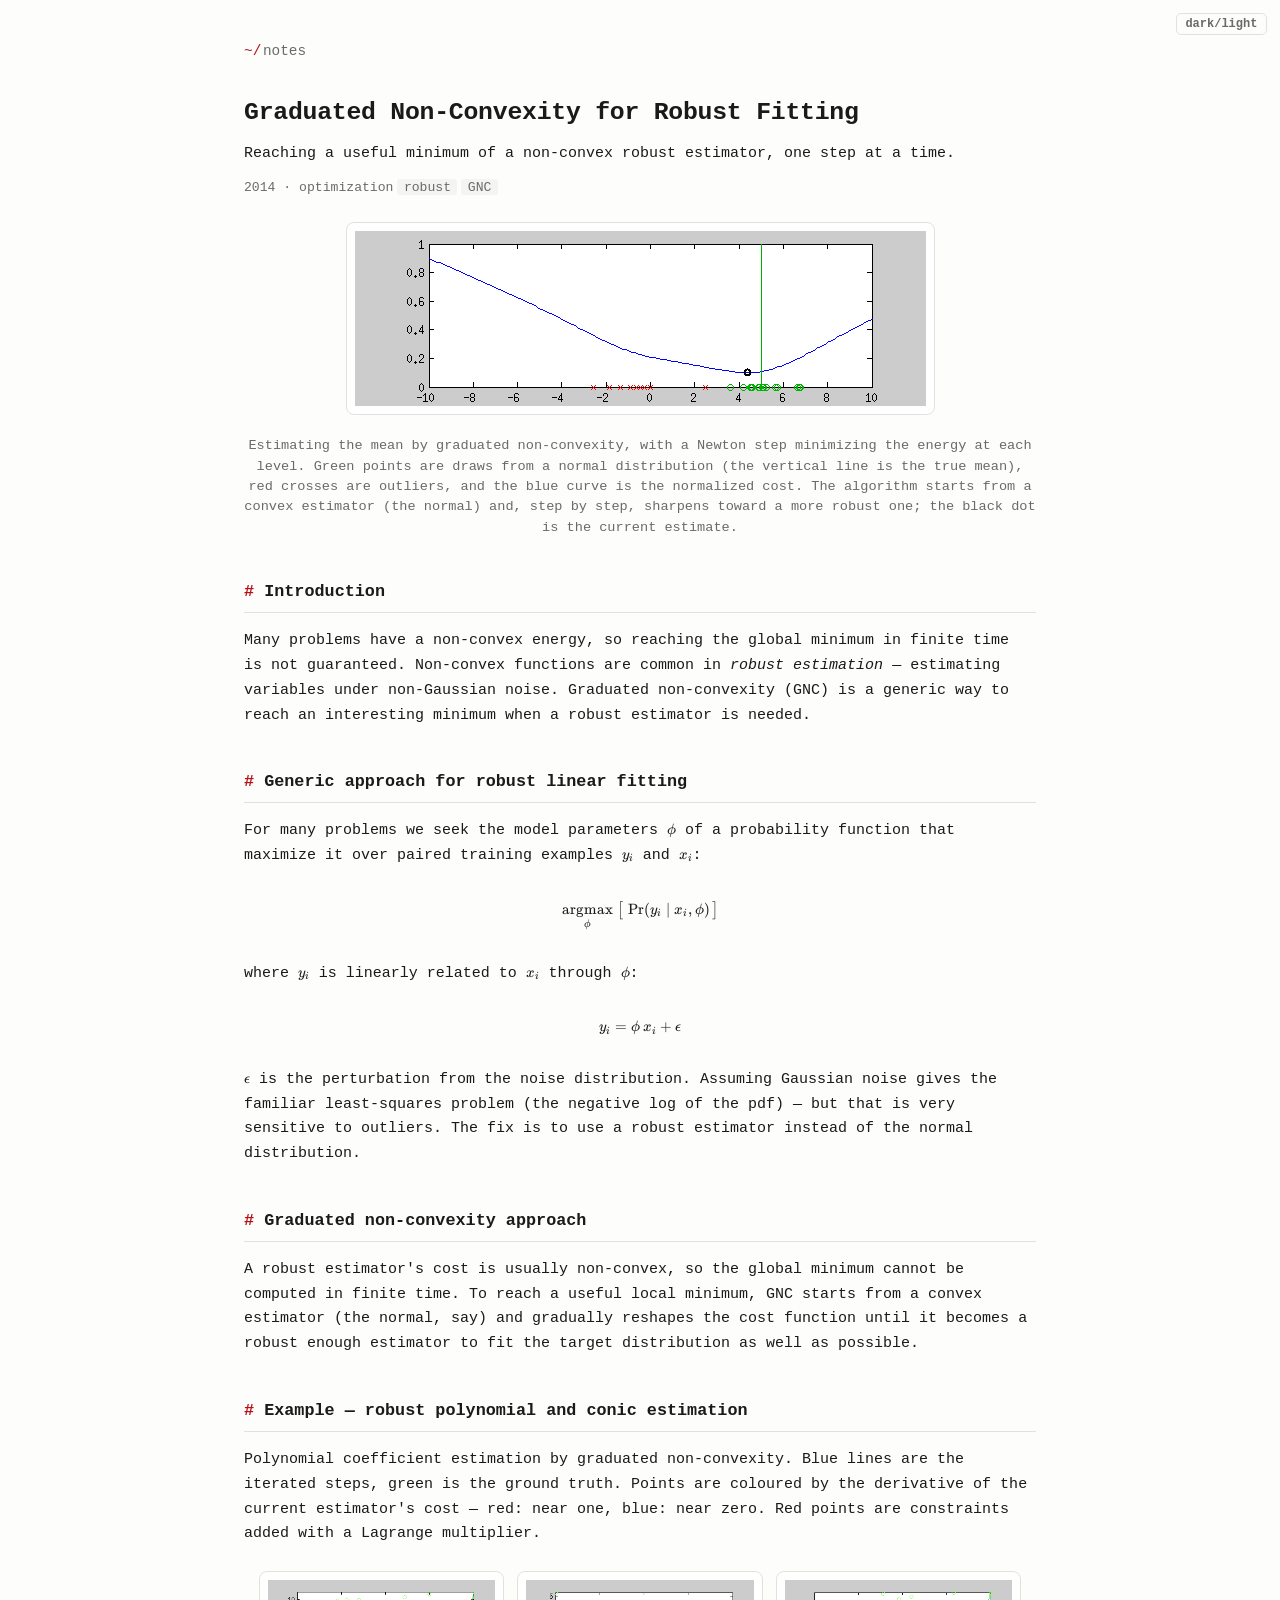
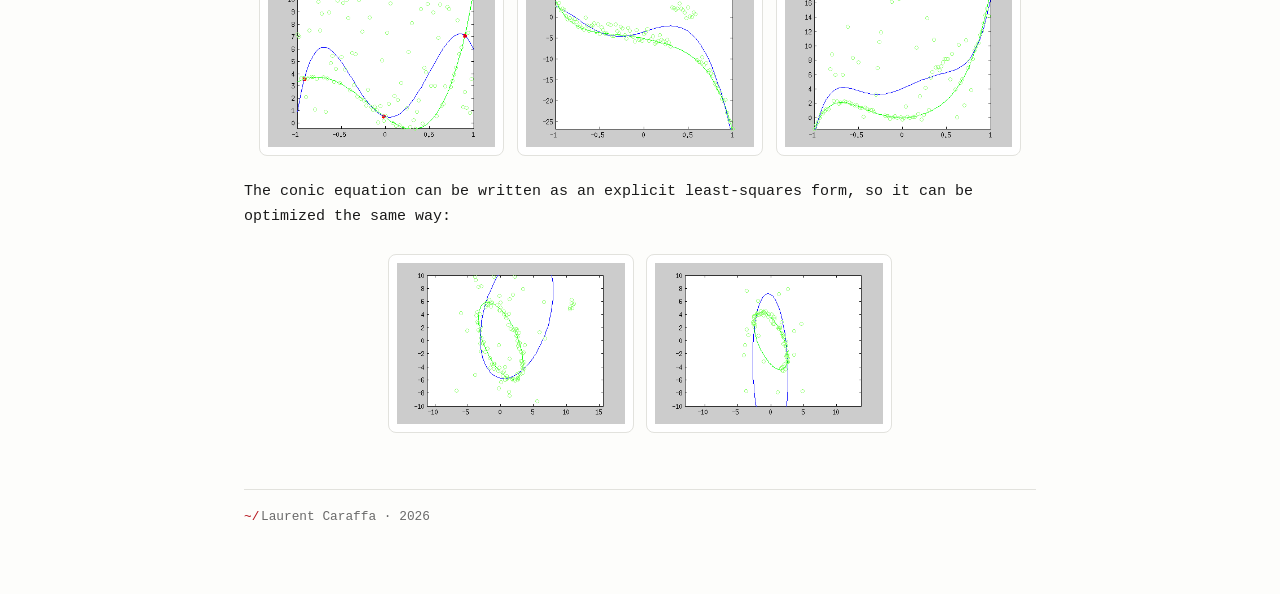
<file: notes/gnc/index.html>
<!doctype html>
<html lang="en" data-theme="auto">
<head>
  <meta charset="utf-8">
  <meta name="viewport" content="width=device-width, initial-scale=1">
  <title>Graduated Non-Convexity for Robust Fitting — Laurent Caraffa</title>
  <meta name="description" content="A note on the graduated non-convexity (GNC) approach for robust fitting under non-Gaussian noise and outliers.">
  <meta name="theme-color" content="#11131a">
  <link rel="icon" href="../../assets/favicon.svg">
  <link rel="stylesheet" href="../vendor/katex/katex.min.css">
  <link rel="stylesheet" href="../note.css">
  <script defer src="../vendor/katex/katex.min.js"></script>
  <script defer src="../katex-render.js"></script>
  <script defer src="../theme.js"></script>
</head>
<body>
  <button id="theme-toggle" class="theme-toggle" aria-label="toggle theme">dark/light</button>

  <main>
    <p class="back"><a href="../../#notes"><span class="prompt">~/</span>notes</a></p>

    <header class="page-head">
      <h1>Graduated Non-Convexity for Robust Fitting</h1>
      <p class="lead">Reaching a useful minimum of a non-convex robust estimator, one step at a time.</p>
      <p class="meta">2014 · optimization<span class="tag">robust</span><span class="tag">GNC</span></p>
    </header>

    <figure>
      <img src="assets/newtongnc.gif" alt="graduated non-convexity estimating the mean, with a Newton step at each level">
      <figcaption>Estimating the mean by graduated non-convexity, with a Newton step minimizing the energy at each
        level. Green points are draws from a normal distribution (the vertical line is the true mean), red crosses
        are outliers, and the blue curve is the normalized cost. The algorithm starts from a convex estimator (the
        normal) and, step by step, sharpens toward a more robust one; the black dot is the current estimate.</figcaption>
    </figure>

    <section>
      <h2>Introduction</h2>
      <p>Many problems have a non-convex energy, so reaching the global minimum in finite time is not guaranteed.
        Non-convex functions are common in <em>robust estimation</em> — estimating variables under non-Gaussian
        noise. Graduated non-convexity (GNC) is a generic way to reach an interesting minimum when a robust
        estimator is needed.</p>
    </section>

    <section>
      <h2>Generic approach for robust linear fitting</h2>
      <p>For many problems we seek the model parameters <span data-tex="\phi"></span> of a probability function that
        maximize it over paired training examples <span data-tex="y_i"></span> and <span data-tex="x_i"></span>:</p>
      <div class="formula" data-tex="\underset{\phi}{\operatorname{argmax}}\;\big[\, \Pr(y_i \mid x_i, \phi) \,\big]" data-display="1"></div>
      <p>where <span data-tex="y_i"></span> is linearly related to <span data-tex="x_i"></span> through
        <span data-tex="\phi"></span>:</p>
      <div class="formula" data-tex="y_i = \phi\, x_i + \epsilon" data-display="1"></div>
      <p><span data-tex="\epsilon"></span> is the perturbation from the noise distribution. Assuming Gaussian noise
        gives the familiar least-squares problem (the negative log of the pdf) — but that is very sensitive to
        outliers. The fix is to use a robust estimator instead of the normal distribution.</p>
    </section>

    <section>
      <h2>Graduated non-convexity approach</h2>
      <p>A robust estimator's cost is usually non-convex, so the global minimum cannot be computed in finite time.
        To reach a useful local minimum, GNC starts from a convex estimator (the normal, say) and gradually
        reshapes the cost function until it becomes a robust enough estimator to fit the target distribution as
        well as possible.</p>
    </section>

    <section>
      <h2>Example — robust polynomial and conic estimation</h2>
      <p>Polynomial coefficient estimation by graduated non-convexity. Blue lines are the iterated steps, green is
        the ground truth. Points are coloured by the derivative of the current estimator's cost — red: near one,
        blue: near zero. Red points are constraints added with a Lagrange multiplier.</p>
      <figure class="row">
        <img src="assets/gnc10.gif" alt="GNC polynomial fit, example 1">
        <img src="assets/gnc3.gif" alt="GNC polynomial fit, example 2">
        <img src="assets/gnc6.gif" alt="GNC polynomial fit, example 3">
      </figure>
      <p>The conic equation can be written as an explicit least-squares form, so it can be optimized the same way:</p>
      <figure class="row">
        <img src="assets/gnc-ellipse.gif" alt="GNC ellipse fit, example 1">
        <img src="assets/gnc-ellipse2.gif" alt="GNC ellipse fit, example 2">
      </figure>
    </section>

    <footer>
      <p><a href="../../"><span class="prompt">~/</span>Laurent Caraffa</a> · <span id="year"></span></p>
    </footer>
  </main>

  <script>document.getElementById("year").textContent = new Date().getFullYear();</script>
</body>
</html>
</file>
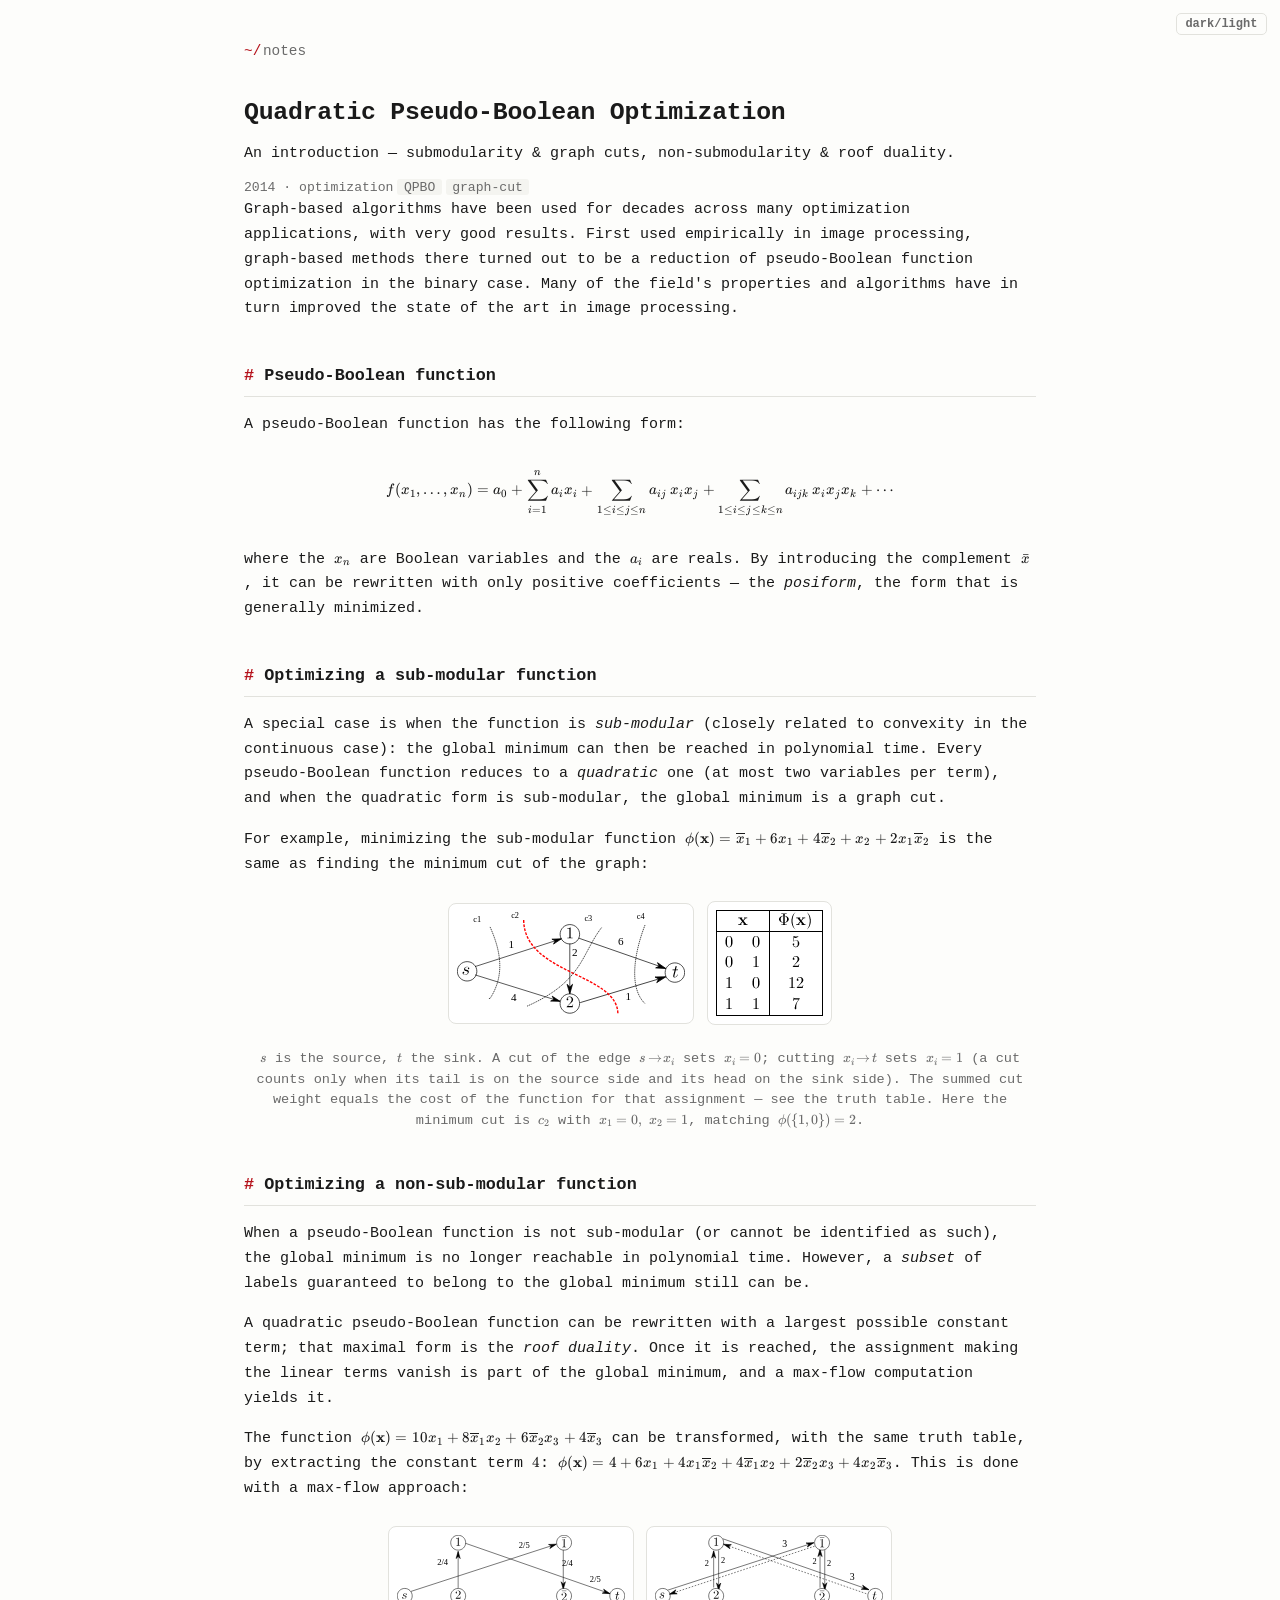
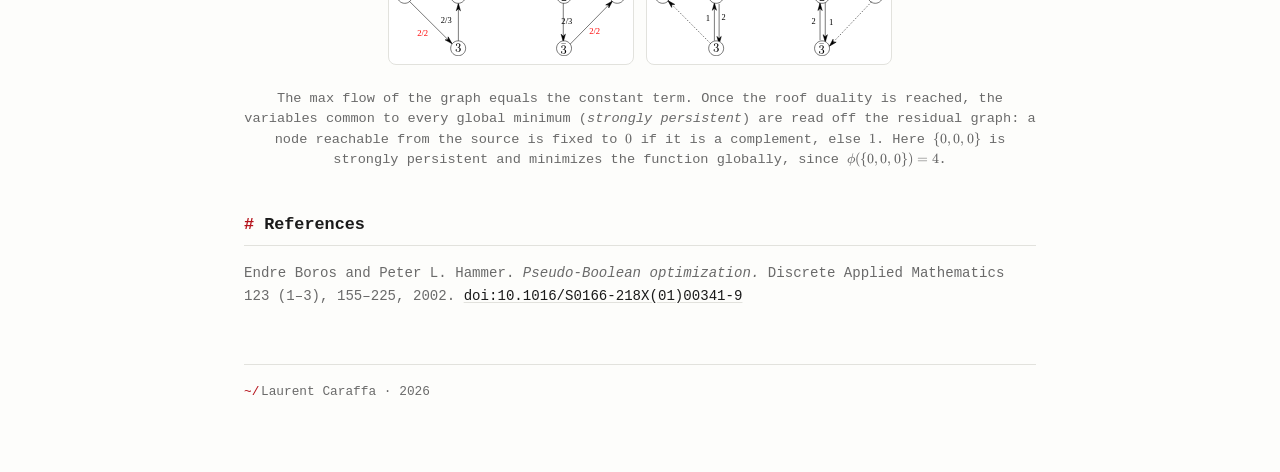
<file: notes/qpbo/index.html>
<!doctype html>
<html lang="en" data-theme="auto">
<head>
  <meta charset="utf-8">
  <meta name="viewport" content="width=device-width, initial-scale=1">
  <title>Quadratic Pseudo-Boolean Optimization — Laurent Caraffa</title>
  <meta name="description" content="An introduction to quadratic pseudo-Boolean optimization: submodularity and graph cuts, non-submodularity and roof duality.">
  <meta name="theme-color" content="#11131a">
  <link rel="icon" href="../../assets/favicon.svg">
  <link rel="stylesheet" href="../vendor/katex/katex.min.css">
  <link rel="stylesheet" href="../note.css">
  <script defer src="../vendor/katex/katex.min.js"></script>
  <script defer src="../katex-render.js"></script>
  <script defer src="../theme.js"></script>
</head>
<body>
  <button id="theme-toggle" class="theme-toggle" aria-label="toggle theme">dark/light</button>

  <main>
    <p class="back"><a href="../../#notes"><span class="prompt">~/</span>notes</a></p>

    <header class="page-head">
      <h1>Quadratic Pseudo-Boolean Optimization</h1>
      <p class="lead">An introduction — submodularity &amp; graph cuts, non-submodularity &amp; roof duality.</p>
      <p class="meta">2014 · optimization<span class="tag">QPBO</span><span class="tag">graph-cut</span></p>
    </header>

    <p>Graph-based algorithms have been used for decades across many optimization applications, with very good
      results. First used empirically in image processing, graph-based methods there turned out to be a reduction
      of pseudo-Boolean function optimization in the binary case. Many of the field's properties and algorithms
      have in turn improved the state of the art in image processing.</p>

    <section>
      <h2>Pseudo-Boolean function</h2>
      <p>A pseudo-Boolean function has the following form:</p>
      <div class="formula" data-tex="f(x_1,\dots,x_n) = a_0 + \sum_{i=1}^n a_i x_i + \sum_{1\le i \le j \le n} a_{ij}\,x_i x_j + \sum_{1\le i \le j \le k \le n} a_{ijk}\,x_i x_j x_k + \cdots" data-display="1"></div>
      <p>where the <span data-tex="x_n"></span> are Boolean variables and the <span data-tex="a_i"></span> are reals.
        By introducing the complement <span data-tex="\bar{x}"></span>, it can be rewritten with only positive
        coefficients — the <em>posiform</em>, the form that is generally minimized.</p>
    </section>

    <section>
      <h2>Optimizing a sub-modular function</h2>
      <p>A special case is when the function is <em>sub-modular</em> (closely related to convexity in the
        continuous case): the global minimum can then be reached in polynomial time. Every pseudo-Boolean function
        reduces to a <em>quadratic</em> one (at most two variables per term), and when the quadratic form is
        sub-modular, the global minimum is a graph cut.</p>
      <p>For example, minimizing the sub-modular function
        <span data-tex="\phi(\mathbf{x}) = \overline{x}_1 + 6x_1 + 4\overline{x}_2 + x_2 + 2x_1\overline{x}_2"></span>
        is the same as finding the minimum cut of the graph:</p>
      <figure class="row">
        <img src="assets/mincut.svg" alt="graph whose minimum cut encodes the pseudo-Boolean function">
        <img src="assets/tt1.gif" alt="truth table of the cut costs">
      </figure>
      <figcaption><span data-tex="s"></span> is the source, <span data-tex="t"></span> the sink. A cut of the edge
        <span data-tex="s\!\to\!x_i"></span> sets <span data-tex="x_i=0"></span>; cutting <span data-tex="x_i\!\to\!t"></span>
        sets <span data-tex="x_i=1"></span> (a cut counts only when its tail is on the source side and its head on
        the sink side). The summed cut weight equals the cost of the function for that assignment — see the truth
        table. Here the minimum cut is <span data-tex="c_2"></span> with
        <span data-tex="x_1=0,\ x_2=1"></span>, matching <span data-tex="\phi(\{1,0\}) = 2"></span>.</figcaption>
    </section>

    <section>
      <h2>Optimizing a non-sub-modular function</h2>
      <p>When a pseudo-Boolean function is not sub-modular (or cannot be identified as such), the global minimum is
        no longer reachable in polynomial time. However, a <em>subset</em> of labels guaranteed to belong to the
        global minimum still can be.</p>
      <p>A quadratic pseudo-Boolean function can be rewritten with a largest possible constant term; that maximal
        form is the <em>roof duality</em>. Once it is reached, the assignment making the linear terms vanish is part
        of the global minimum, and a max-flow computation yields it.</p>
      <p>The function
        <span data-tex="\phi(\mathbf{x}) = 10x_1 + 8\overline{x}_1 x_2 + 6\overline{x}_2 x_3 + 4\overline{x}_3"></span>
        can be transformed, with the same truth table, by extracting the constant term <span data-tex="4"></span>:
        <span data-tex="\phi(\mathbf{x}) = 4 + 6x_1 + 4x_1\overline{x}_2 + 4\overline{x}_1 x_2 + 2\overline{x}_2 x_3 + 4x_2\overline{x}_3"></span>.
        This is done with a max-flow approach:</p>
      <figure class="row">
        <img src="assets/maxflow.svg" alt="max-flow graph for the roof duality">
        <img src="assets/maxflow-res.svg" alt="residual graph revealing strongly persistent variables">
      </figure>
      <figcaption>The max flow of the graph equals the constant term. Once the roof duality is reached, the
        variables common to every global minimum (<em>strongly persistent</em>) are read off the residual graph: a
        node reachable from the source is fixed to <span data-tex="0"></span> if it is a complement, else
        <span data-tex="1"></span>. Here <span data-tex="\{0,0,0\}"></span> is strongly persistent and minimizes the
        function globally, since <span data-tex="\phi(\{0,0,0\}) = 4"></span>.</figcaption>
    </section>

    <section>
      <h2>References</h2>
      <p class="ref">Endre Boros and Peter L. Hammer. <em>Pseudo-Boolean optimization.</em> Discrete Applied
        Mathematics 123 (1–3), 155–225, 2002.
        <a href="https://doi.org/10.1016/S0166-218X(01)00341-9">doi:10.1016/S0166-218X(01)00341-9</a></p>
    </section>

    <footer>
      <p><a href="../../"><span class="prompt">~/</span>Laurent Caraffa</a> · <span id="year"></span></p>
    </footer>
  </main>

  <script>document.getElementById("year").textContent = new Date().getFullYear();</script>
</body>
</html>
</file>
<file: style.css>
:root {
  --bg: #fdfdfb; --fg: #1a1a1a; --muted: #6a6a6a;
  --accent: #b5121b; --line: #e2e2dd; --tag-bg: #efefea;
  --mono: ui-monospace, "SF Mono", "JetBrains Mono", "IBM Plex Mono",
          Menlo, Consolas, monospace;
}
:root[data-theme="dark"] {
  --bg: #11131a; --fg: #d6d6d0; --muted: #7e8696;
  --accent: #ff5f6d; --line: #232631; --tag-bg: #1b1e27;
}
@media (prefers-color-scheme: dark) {
  :root[data-theme="auto"] {
    --bg: #11131a; --fg: #d6d6d0; --muted: #7e8696;
    --accent: #ff5f6d; --line: #232631; --tag-bg: #1b1e27;
  }
}

* { box-sizing: border-box; }
body {
  margin: 0; background: var(--bg); color: var(--fg);
  font-family: var(--mono); font-size: 15px; line-height: 1.6;
}
main { max-width: 48rem; margin: 0 auto; padding: 3rem 1.25rem 4rem; }

/* ---- header : avatar + identité + toggle -------------------------------- */
header { display: flex; align-items: flex-start; gap: 1rem; }
.avatar {
  flex: 0 0 auto; width: 60px; height: 60px; object-fit: cover;
  border: 1px solid var(--line); border-radius: 6px;
}
.id { flex: 1 1 auto; min-width: 0; }
h1 { font-size: 1.25rem; font-weight: 600; margin: 0; }
.sub { color: var(--muted); font-weight: 400; }
.role { color: var(--fg); margin: .3rem 0 0; }
.role a { color: var(--accent); text-decoration: none; }
.role a:hover { text-decoration: underline; }
.interests { color: var(--muted); margin: .2rem 0 0; font-size: .92rem; }
.links { margin-top: .55rem; color: var(--muted); }

.theme-toggle {
  flex: 0 0 auto; font: inherit; font-size: .8rem; color: var(--muted);
  background: none; border: 1px solid var(--line); border-radius: 5px;
  padding: .2rem .5rem; cursor: pointer;
}
.theme-toggle:hover { color: var(--accent); border-color: var(--accent); }

/* ---- links --------------------------------------------------------------- */
a {
  color: var(--fg); text-decoration: underline;
  text-decoration-color: var(--line); text-underline-offset: 2px;
}
a:hover { color: var(--accent); text-decoration-color: var(--accent); }

/* ---- projects ------------------------------------------------------------ */
.section-label {
  color: var(--muted); font-size: .85rem; font-weight: 600; margin: 2.75rem 0 0;
  padding-bottom: .4rem; border-bottom: 1px solid var(--line);
}
.projects { list-style: none; padding: 0; margin: 0; }
.proj { display: flex; gap: 1.1rem; padding: 1.4rem 0; border-top: 1px solid var(--line); }
.proj:first-child { border-top: none; }

.proj-thumb { flex: 0 0 132px; display: block; line-height: 0; text-decoration: none; }
.proj-thumb img {
  width: 100%; height: auto; display: block; background: #fff;
  border: 1px solid var(--line); border-radius: 6px;
}

.proj-body { flex: 1 1 auto; min-width: 0; }
.proj-head { display: flex; justify-content: space-between; align-items: baseline; gap: 1rem; }
.proj-title { font-weight: 600; color: var(--fg); text-decoration: none; }
.proj-title:hover { color: var(--accent); }
.proj-year { color: var(--muted); font-size: .85rem; flex: 0 0 auto; }
.proj-blurb { margin: .4rem 0 .7rem; color: var(--muted); }
.proj-meta {
  display: flex; gap: 1rem; align-items: baseline; flex-wrap: wrap; font-size: .85rem;
}
.tags { display: inline-flex; gap: .35rem; flex-wrap: wrap; }
.tag { background: var(--tag-bg); color: var(--muted); padding: .05rem .4rem; border-radius: 3px; }
.proj-links { margin-left: auto; color: var(--muted); white-space: nowrap; }

/* ---- publications (full record, grouped by year) ------------------------ */
.pub-group { display: flex; gap: 1.1rem; align-items: baseline; margin-top: 1.25rem; }
.pub-year { flex: 0 0 3rem; color: var(--muted); font-size: .85rem; font-weight: 600; }
.pubs { flex: 1 1 auto; min-width: 0; list-style: none; padding: 0; margin: 0; }
.pub { display: flex; gap: .85rem; padding: .7rem 0; border-top: 1px solid var(--line); }
.pub:first-child { border-top: none; padding-top: 0; }
.pub-thumb { flex: 0 0 88px; display: block; line-height: 0; align-self: flex-start; }
.pub-thumb img {
  width: 88px; height: 88px; object-fit: cover; background: #fff;
  border: 1px solid var(--line); border-radius: 6px;
}
.pub-main { flex: 1 1 auto; min-width: 0; }
.pub-title { font-weight: 600; color: var(--fg); text-decoration: none; }
.pub-title:hover { color: var(--accent); }
.pub-authors { margin: .25rem 0 0; color: var(--muted); font-size: .85rem; }
.pub-authors .me { color: var(--fg); font-weight: 600; }
.pub-venue { margin: .1rem 0 0; color: var(--muted); font-size: .85rem; font-style: italic; }
.pub-links { margin: .3rem 0 0; font-size: .85rem; color: var(--muted); }
.pub-note { margin: 1.75rem 0 0; color: var(--muted); font-size: .75rem; }
.pub.is-hidden, .pub-group.is-hidden { display: none; }
.more-btn {
  margin-top: 1.25rem; font: 600 12px var(--mono); color: var(--muted);
  background: none; border: 1px solid var(--line); border-radius: 5px;
  padding: .25rem .7rem; cursor: pointer;
}
.more-btn:hover { color: var(--accent); border-color: var(--accent); }

@media (max-width: 30rem) {
  .pub-group { flex-direction: column; gap: .25rem; }
}

/* ---- footer -------------------------------------------------------------- */
footer {
  margin-top: 3.5rem; padding-top: 1rem; border-top: 1px solid var(--line);
  color: var(--muted); font-size: .8rem;
}
footer p { margin: 0; }

/* ---- mobile -------------------------------------------------------------- */
@media (max-width: 30rem) {
  .proj-thumb { flex-basis: 96px; }
  .proj-head { flex-wrap: wrap; }
}
</file>
<file: belief-cost-geometry/style.css>
/* style.css — belief-cost-geometry project page.
   Lightweight monospace page (Sparkling-Wasure style) that keeps the two
   interactive canvas figures + KaTeX. Figure semantics (belief=violet,
   info=blue, energy=orange) mirror js/util.js; the canvas .stage stays light
   in both themes. Single self-contained sheet — no Bulma, no template. */

:root {
  --bg: #fdfdfb; --fg: #1a1a1a; --muted: #6a6a6a;
  --accent: #b5121b; --accent-hover: #8e0e15; --line: #e2e2dd; --code-bg: #f4f4f0;
  /* figure semantics */
  --belief: #6D28D9; --info: #1E6FB8; --energy: #C2410C; --proved: #0E7C5A;
  --ink: #15171C; --ink-2: #5B606B; --hair: #DCDCE4;
  --surface: #ffffff; --surface-2: #f4f4fa;
  --shadow-sm: 0 1px 2px rgb(0 0 0 / .05);
  --mono: ui-monospace, "SF Mono", "JetBrains Mono", "IBM Plex Mono",
          Menlo, Consolas, "Liberation Mono", monospace;
}
:root[data-theme="dark"] {
  --bg: #11131a; --fg: #d6d6d0; --muted: #7e8696;
  --accent: #ff5f6d; --accent-hover: #ff8088; --line: #232631; --code-bg: #171a22;
  --ink: #d6d6d0; --ink-2: #9aa1ad; --hair: #222633;
  --surface: #171a22; --surface-2: #1b1e27;
  --shadow-sm: 0 1px 2px rgb(0 0 0 / .25);
}
@media (prefers-color-scheme: dark) {
  :root[data-theme="auto"] {
    --bg: #11131a; --fg: #d6d6d0; --muted: #7e8696;
    --accent: #ff5f6d; --accent-hover: #ff8088; --line: #232631; --code-bg: #171a22;
    --ink: #d6d6d0; --ink-2: #9aa1ad; --hair: #222633;
    --surface: #171a22; --surface-2: #1b1e27;
    --shadow-sm: 0 1px 2px rgb(0 0 0 / .25);
  }
}

* { box-sizing: border-box; }
html, body { background: var(--bg); }
body {
  margin: 0; color: var(--fg);
  font-family: var(--mono); font-size: 15px; line-height: 1.6;
}
main { max-width: 54rem; margin: 0 auto; padding: 2.5rem 1.25rem 4rem; }

a {
  color: var(--fg); text-decoration: underline;
  text-decoration-color: var(--line); text-underline-offset: 2px;
}
a:hover { color: var(--accent); text-decoration-color: var(--accent); }
.prompt { color: var(--accent); margin-right: .1rem; }
em { font-style: italic; }
strong { font-weight: 600; }

/* back link + theme toggle */
.back { margin: 0 0 1.75rem; font-size: .9rem; }
.back a { color: var(--muted); text-decoration: none; }
.back a:hover { color: var(--accent); }
.theme-toggle {
  position: fixed; top: .8rem; right: .8rem; z-index: 50;
  font: 600 12px var(--mono); color: var(--muted);
  background: var(--bg); border: 1px solid var(--line);
  border-radius: 5px; padding: .2rem .55rem; cursor: pointer;
}
.theme-toggle:hover { color: var(--accent); border-color: var(--accent); }

/* header */
.page-head { text-align: center; }
.page-head h1 { font-size: 1.7rem; font-weight: 600; margin: 0; letter-spacing: -.01em; }
.tagline { color: var(--fg); margin: .6rem auto .9rem; max-width: 40rem; }
.authors { margin: .5rem 0 .2rem; }
.authors a { color: var(--accent); text-decoration: none; }
.authors a:hover { text-decoration: underline; }
.venue { color: var(--muted); font-size: .85rem; margin: .2rem 0 .9rem; }
.links { font-size: .95rem; margin: 0; }

/* sections */
section { margin-top: 2.75rem; }
section.teaser { margin-top: 2rem; }
h2 {
  font-size: 1.05rem; font-weight: 600; margin: 0 0 1rem;
  padding-bottom: .4rem; border-bottom: 1px solid var(--line);
}
h2::before { content: "# "; color: var(--accent); }
h3 { font-size: .95rem; font-weight: 600; margin: 1.6rem 0 .7rem; }
h3::before { content: "## "; color: var(--accent); }
section p { margin: 0 0 1rem; }
section p:last-child { margin-bottom: 0; }
section ul { padding-left: 1.2rem; margin: 0 0 1rem; }
section li { margin: 0 0 .6rem; font-size: .95rem; line-height: 1.6; }
.btn.active { border-color: var(--belief); color: var(--belief); }
.fig-lead { text-align: center; color: var(--fg); margin: 1rem auto 0; max-width: 44rem; }
.closing { text-align: center; color: var(--muted); margin-top: .8rem; }

/* ---- interactive figures (canvas + controls) --------------------------- */
.fig { margin: 1.25rem 0 .5rem; }
.stage { border: 1px solid var(--line); border-radius: 12px; background: #FBFBFE; padding: 10px; overflow: hidden; }
.fig canvas { display: block; width: 100%; border-radius: 6px; touch-action: none; }
.caption { font-size: .92rem; line-height: 1.55; color: var(--ink-2); margin: .8rem .2rem 0; text-align: center; }
.caption b { color: var(--ink); font-weight: 650; }
.figerr { color: var(--energy); font: 13px var(--mono); padding: 20px; }

/* collapsible step-by-step legend (native <details>) */
.legend-list { margin: 1rem 0 .5rem; }
.legend-list details { border: 1px solid var(--line); border-radius: 9px; background: var(--surface); margin: 0 0 .5rem; overflow: hidden; }
.legend-list summary { cursor: pointer; list-style: none; display: flex; align-items: center; gap: .55rem;
  padding: .6rem .9rem; font-weight: 650; color: var(--fg); user-select: none; }
.legend-list summary::-webkit-details-marker { display: none; }
.legend-list summary::before { content: "▸"; color: var(--muted); font-size: .8em; transition: transform .15s ease; }
.legend-list details[open] > summary::before { transform: rotate(90deg); }
.legend-list summary:hover { background: var(--surface-2); }
.legend-list details[open] > summary { border-bottom: 1px solid var(--line); }
.legend-list details > p { margin: 0; padding: .7rem .95rem .85rem; font-size: .92rem; line-height: 1.6; color: var(--ink-2); }

.controls { display: flex; flex-wrap: wrap; gap: 14px 18px; align-items: center; margin: .75rem .2rem 0; }
.ctl { display: flex; align-items: center; gap: 8px; font: 500 12.5px/1 var(--mono); color: var(--ink-2); }
.sl-lab { white-space: nowrap; }
input[type=range].sl { -webkit-appearance: none; appearance: none; height: 4px; width: 120px; border-radius: 3px; background: var(--line); outline: none; margin: 0; }
input[type=range].sl::-webkit-slider-thumb { -webkit-appearance: none; width: 14px; height: 14px; border-radius: 50%; background: var(--belief); border: 2px solid #fff; box-shadow: 0 0 0 1px var(--hair); cursor: pointer; }
input[type=range].sl::-moz-range-thumb { width: 14px; height: 14px; border: 2px solid #fff; border-radius: 50%; background: var(--belief); cursor: pointer; }
input[type=range].sl-info::-webkit-slider-thumb { background: var(--info); }
input[type=range].sl-info::-moz-range-thumb { background: var(--info); }
input[type=range].sl-energie::-webkit-slider-thumb { background: var(--energy); }
input[type=range].sl-energie::-moz-range-thumb { background: var(--energy); }
.sl-val { font: 600 12px var(--mono); color: var(--ink); min-width: 62px; }
.btn { font: 600 12.5px var(--mono); color: var(--ink); background: var(--surface); border: 1px solid var(--line); border-radius: 7px; padding: 7px 12px; cursor: pointer; }
.btn:hover { border-color: var(--belief); color: var(--belief); }
.tg { display: inline-flex; align-items: center; gap: 7px; font: 500 12.5px var(--mono); color: var(--ink-2); cursor: pointer; }
.readouts { display: flex; flex-wrap: wrap; gap: 8px 10px; margin: .75rem .2rem 0; }
.ro { display: inline-flex; align-items: baseline; gap: 6px; font: 600 12px var(--mono); background: var(--surface-2); border: 1px solid var(--line); border-radius: 6px; padding: 5px 9px; }
.ro-k { color: var(--ink-2); font-weight: 500; }
.ro-v { color: var(--ink); }
.ro-soudure { color: var(--belief); } .ro-info { color: var(--info); } .ro-energie { color: var(--energy); } .ro-encre { color: var(--ink); }

/* ---- the central problem, boxed ---------------------------------------- */
.problembox {
  border: 1px solid var(--hair); border-left: 3px solid var(--belief);
  background: var(--surface-2); border-radius: 8px; padding: 1rem 1.15rem; margin: 1.1rem 0 0;
  font-style: italic; color: var(--ink); text-align: left;
}

/* highlighted key result (dimensionless metric / nats) */
.keybox {
  border: 1px solid var(--hair); border-left: 4px solid var(--belief);
  background: var(--surface-2); border-radius: 8px; padding: 1rem 1.2rem; margin: 1.5rem 0 .5rem;
}
.keybox p { margin: 0; font-size: .96rem; line-height: 1.66; color: var(--ink); text-align: left; }
.keybox strong { color: var(--belief); }

/* abstract: headline results as a marked list */
.abstract-list { list-style: none; padding: 0; margin: 1rem 0 0; }
.abstract-list li { position: relative; padding-left: 1.15rem; margin: .55rem 0; font-size: .98rem; line-height: 1.6; color: var(--ink); text-align: left; }
.abstract-list li::before { content: "\203A"; position: absolute; left: .15rem; color: var(--belief); font-weight: 700; }
.abs-group { font-weight: 650; color: var(--ink); margin: 1rem 0 .1rem; }

/* ---- card grids -------------------------------------------------------- */
.cards { display: grid; grid-template-columns: 1fr 1fr; gap: 1rem; margin-top: 1.25rem; }
.cards-3 { display: grid; grid-template-columns: repeat(3, 1fr); gap: 1rem; margin-top: 1.25rem; }

.post { height: 100%; border: 1px solid var(--line); border-radius: 14px; background: var(--surface); box-shadow: var(--shadow-sm); padding: 1.4rem 1.4rem 1.2rem; }
.post .tag { display: inline-block; font: 700 12px/1 var(--mono); letter-spacing: .02em; color: #fff; background: var(--belief); padding: 6px 11px; border-radius: 6px; margin-bottom: .7rem; }
.post h3 { font: 650 1.15rem/1.3 var(--mono); color: var(--ink); margin: .1rem 0 .5rem; }
.post p { font-size: .98rem; line-height: 1.6; color: var(--ink); margin: .4rem 0; text-align: left; }
.ladder { font-size: .98rem; color: var(--ink-2); margin-top: 1.1rem; text-align: center; }

.res { height: 100%; border: 1px solid var(--line); border-radius: 12px; background: var(--surface); padding: 1.1rem 1.15rem; }
.res .rk { font: 700 12px/1 var(--mono); letter-spacing: .02em; text-transform: uppercase; color: var(--belief); }
.res h3 { font: 650 1.02rem/1.3 var(--mono); color: var(--ink); margin: .5rem 0 .35rem; }
.res p { font-size: .92rem; line-height: 1.55; color: var(--ink-2); margin: .3rem 0; text-align: left; }

/* ---- KaTeX ------------------------------------------------------------- */
.katex { font-size: 1.03em; }
.formula-center { margin: .9rem 0; text-align: center; overflow-x: auto; }
.post .formula-center { margin: .7rem 0 0; }

/* ---- bibtex ------------------------------------------------------------ */
.bibtex {
  position: relative; background: var(--code-bg); border: 1px solid var(--line);
  border-radius: 8px; padding: 1rem 1.1rem; margin: 0; overflow-x: auto;
}
.bibtex code { font-family: var(--mono); font-size: .8rem; line-height: 1.5; color: var(--fg); white-space: pre; }
.copy {
  position: absolute; top: .55rem; right: .55rem;
  font: 600 11px var(--mono); color: var(--muted);
  background: var(--bg); border: 1px solid var(--line);
  border-radius: 5px; padding: .15rem .45rem; cursor: pointer;
}
.copy:hover { color: var(--accent); border-color: var(--accent); }

/* ---- footer ------------------------------------------------------------ */
footer {
  margin-top: 3.5rem; padding-top: 1rem; border-top: 1px solid var(--line);
  color: var(--muted); font-size: .8rem;
}
footer p { margin: 0 0 .3rem; }
footer a { color: var(--muted); text-decoration: none; }
footer a:hover { color: var(--accent); }

/* ---- mobile ------------------------------------------------------------ */
@media (max-width: 46rem) {
  .cards, .cards-3 { grid-template-columns: 1fr; }
}
@media (max-width: 30rem) {
  .page-head h1 { font-size: 1.4rem; }
}
</file>
<file: sparkling-wasure/style.css>
:root {
  --bg: #fdfdfb; --fg: #1a1a1a; --muted: #6a6a6a;
  --accent: #b5121b; --line: #e2e2dd; --code-bg: #f4f4f0;
  --mono: ui-monospace, "SF Mono", "JetBrains Mono", "IBM Plex Mono",
          Menlo, Consolas, monospace;
}
:root[data-theme="dark"] {
  --bg: #11131a; --fg: #d6d6d0; --muted: #7e8696;
  --accent: #ff5f6d; --line: #232631; --code-bg: #171a22;
}
@media (prefers-color-scheme: dark) {
  :root[data-theme="auto"] {
    --bg: #11131a; --fg: #d6d6d0; --muted: #7e8696;
    --accent: #ff5f6d; --line: #232631; --code-bg: #171a22;
  }
}

* { box-sizing: border-box; }
body {
  margin: 0; background: var(--bg); color: var(--fg);
  font-family: var(--mono); font-size: 15px; line-height: 1.6;
}
main { max-width: 52rem; margin: 0 auto; padding: 2.5rem 1.25rem 4rem; }

a {
  color: var(--fg); text-decoration: underline;
  text-decoration-color: var(--line); text-underline-offset: 2px;
}
a:hover { color: var(--accent); text-decoration-color: var(--accent); }
.prompt { color: var(--accent); margin-right: .1rem; }

/* back link */
.back { margin: 0 0 1.75rem; font-size: .9rem; }
.back a { color: var(--muted); text-decoration: none; }
.back a:hover { color: var(--accent); }

/* theme toggle */
.theme-toggle {
  position: fixed; top: .8rem; right: .8rem; z-index: 50;
  font: 600 12px var(--mono); color: var(--muted);
  background: var(--bg); border: 1px solid var(--line);
  border-radius: 5px; padding: .2rem .55rem; cursor: pointer;
}
.theme-toggle:hover { color: var(--accent); border-color: var(--accent); }

/* header */
.page-head { text-align: center; }
.page-head h1 { font-size: 1.7rem; font-weight: 600; margin: 0; letter-spacing: -.01em; }
.tagline { color: var(--fg); margin: .6rem auto 1rem; max-width: 40rem; }
.authors { margin: .6rem 0 .2rem; }
.authors a { color: var(--accent); text-decoration: none; }
.authors a:hover { text-decoration: underline; }
.venue { color: var(--muted); font-size: .85rem; margin: .2rem 0 .9rem; }
.links { font-size: .95rem; margin: 0; }

/* hero figure */
.hero-fig { margin: 2rem 0 0; }
.hero-fig img {
  width: 100%; height: auto; display: block;
  border: 1px solid var(--line); border-radius: 8px;
}
figcaption {
  color: var(--muted); font-size: .85rem; line-height: 1.5;
  margin: .7rem .2rem 0; text-align: center;
}

/* sections */
section { margin-top: 2.5rem; }
h2 {
  font-size: 1rem; font-weight: 600; margin: 0 0 1rem;
  padding-bottom: .4rem; border-bottom: 1px solid var(--line);
}
h2::before { content: "# "; color: var(--accent); }
section p { margin: 0 0 1rem; }
section p:last-child { margin-bottom: 0; }
.muted { color: var(--muted); font-size: .9rem; }
.news { margin: 0; padding-left: 1.2rem; color: var(--muted); }

/* bibtex */
.bibtex {
  position: relative; background: var(--code-bg); border: 1px solid var(--line);
  border-radius: 8px; padding: 1rem 1.1rem; margin: 0 0 1rem; overflow-x: auto;
}
.bibtex code { font-family: var(--mono); font-size: .8rem; line-height: 1.5; color: var(--fg); white-space: pre; }
.copy {
  position: absolute; top: .55rem; right: .55rem;
  font: 600 11px var(--mono); color: var(--muted);
  background: var(--bg); border: 1px solid var(--line);
  border-radius: 5px; padding: .15rem .45rem; cursor: pointer;
}
.copy:hover { color: var(--accent); border-color: var(--accent); }

/* footer */
footer {
  margin-top: 3.5rem; padding-top: 1rem; border-top: 1px solid var(--line);
  color: var(--muted); font-size: .8rem;
}
footer p { margin: 0; }
footer a { color: var(--muted); text-decoration: none; }
footer a:hover { color: var(--accent); }

@media (max-width: 30rem) {
  .page-head h1 { font-size: 1.4rem; }
}
</file>
<file: notes/note.css>
/* note.css — shared style for the expository notes (QPBO, GNC, …).
   Same lightweight monospace look as the rest of the site; figures sit on a
   light tile in both themes (like the project figures). */

:root {
  --bg: #fdfdfb; --fg: #1a1a1a; --muted: #6a6a6a;
  --accent: #b5121b; --line: #e2e2dd; --code-bg: #f4f4f0;
  --mono: ui-monospace, "SF Mono", "JetBrains Mono", "IBM Plex Mono",
          Menlo, Consolas, monospace;
}
:root[data-theme="dark"] {
  --bg: #11131a; --fg: #d6d6d0; --muted: #7e8696;
  --accent: #ff5f6d; --line: #232631; --code-bg: #171a22;
}
@media (prefers-color-scheme: dark) {
  :root[data-theme="auto"] {
    --bg: #11131a; --fg: #d6d6d0; --muted: #7e8696;
    --accent: #ff5f6d; --line: #232631; --code-bg: #171a22;
  }
}

* { box-sizing: border-box; }
html, body { background: var(--bg); }
body {
  margin: 0; color: var(--fg);
  font-family: var(--mono); font-size: 15px; line-height: 1.65;
}
main { max-width: 52rem; margin: 0 auto; padding: 2.5rem 1.25rem 4rem; }

a {
  color: var(--fg); text-decoration: underline;
  text-decoration-color: var(--line); text-underline-offset: 2px;
}
a:hover { color: var(--accent); text-decoration-color: var(--accent); }
.prompt { color: var(--accent); margin-right: .1rem; }
em { font-style: italic; }
strong { font-weight: 600; }

.back { margin: 0 0 1.75rem; font-size: .9rem; }
.back a { color: var(--muted); text-decoration: none; }
.back a:hover { color: var(--accent); }

.theme-toggle {
  position: fixed; top: .8rem; right: .8rem; z-index: 50;
  font: 600 12px var(--mono); color: var(--muted);
  background: var(--bg); border: 1px solid var(--line);
  border-radius: 5px; padding: .2rem .55rem; cursor: pointer;
}
.theme-toggle:hover { color: var(--accent); border-color: var(--accent); }

/* header */
.page-head h1 { font-size: 1.55rem; font-weight: 600; margin: 0; letter-spacing: -.01em; }
.page-head .lead { color: var(--fg); margin: .6rem 0 0; }
.meta { color: var(--muted); font-size: .82rem; margin: .6rem 0 0; }
.meta .tag {
  background: var(--code-bg); color: var(--muted);
  padding: .05rem .4rem; border-radius: 3px; margin-left: .25rem;
}

/* sections */
section { margin-top: 2.5rem; }
h2 {
  font-size: 1.05rem; font-weight: 600; margin: 0 0 1rem;
  padding-bottom: .4rem; border-bottom: 1px solid var(--line);
}
h2::before { content: "# "; color: var(--accent); }
p { margin: 0 0 1rem; }
section p:last-child { margin-bottom: 0; }
.muted { color: var(--muted); }

/* figures — light tile in both themes */
figure { margin: 1.5rem 0; text-align: center; }
figure img {
  max-width: 100%; height: auto; display: inline-block;
  background: #fff; border: 1px solid var(--line); border-radius: 8px; padding: 8px;
}
figure.row { display: flex; flex-wrap: wrap; gap: .8rem; justify-content: center; align-items: center; }
figure.row img { flex: 0 1 auto; max-width: 31%; }
figcaption { color: var(--muted); font-size: .85rem; line-height: 1.5; margin-top: .7rem; text-align: center; }

/* KaTeX */
.katex { font-size: 1.03em; }
.formula { margin: 1rem 0; text-align: center; overflow-x: auto; }

/* references */
.ref { color: var(--muted); font-size: .88rem; }

/* footer */
footer {
  margin-top: 3.5rem; padding-top: 1rem; border-top: 1px solid var(--line);
  color: var(--muted); font-size: .8rem;
}
footer p { margin: 0 0 .3rem; }
footer a { color: var(--muted); text-decoration: none; }
footer a:hover { color: var(--accent); }

@media (max-width: 40rem) {
  figure.row img { max-width: 47%; }
}
</file>
